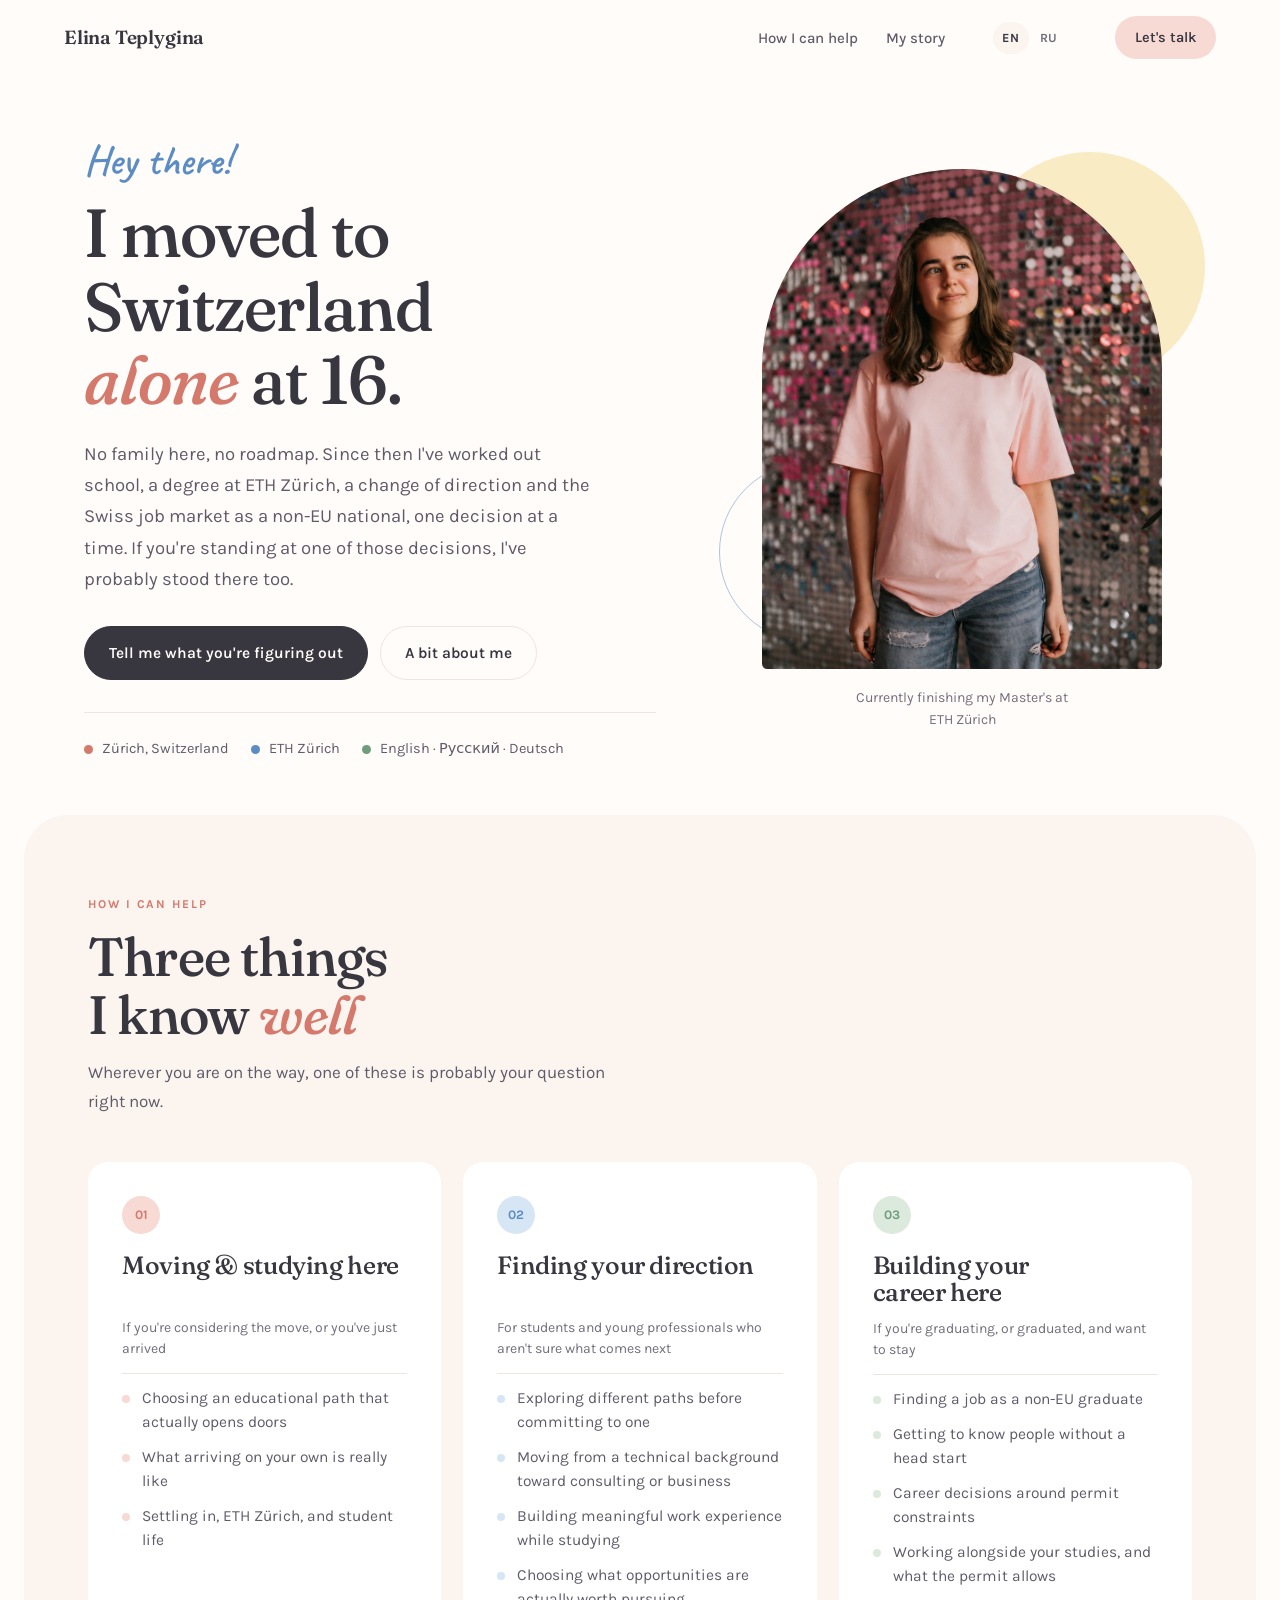
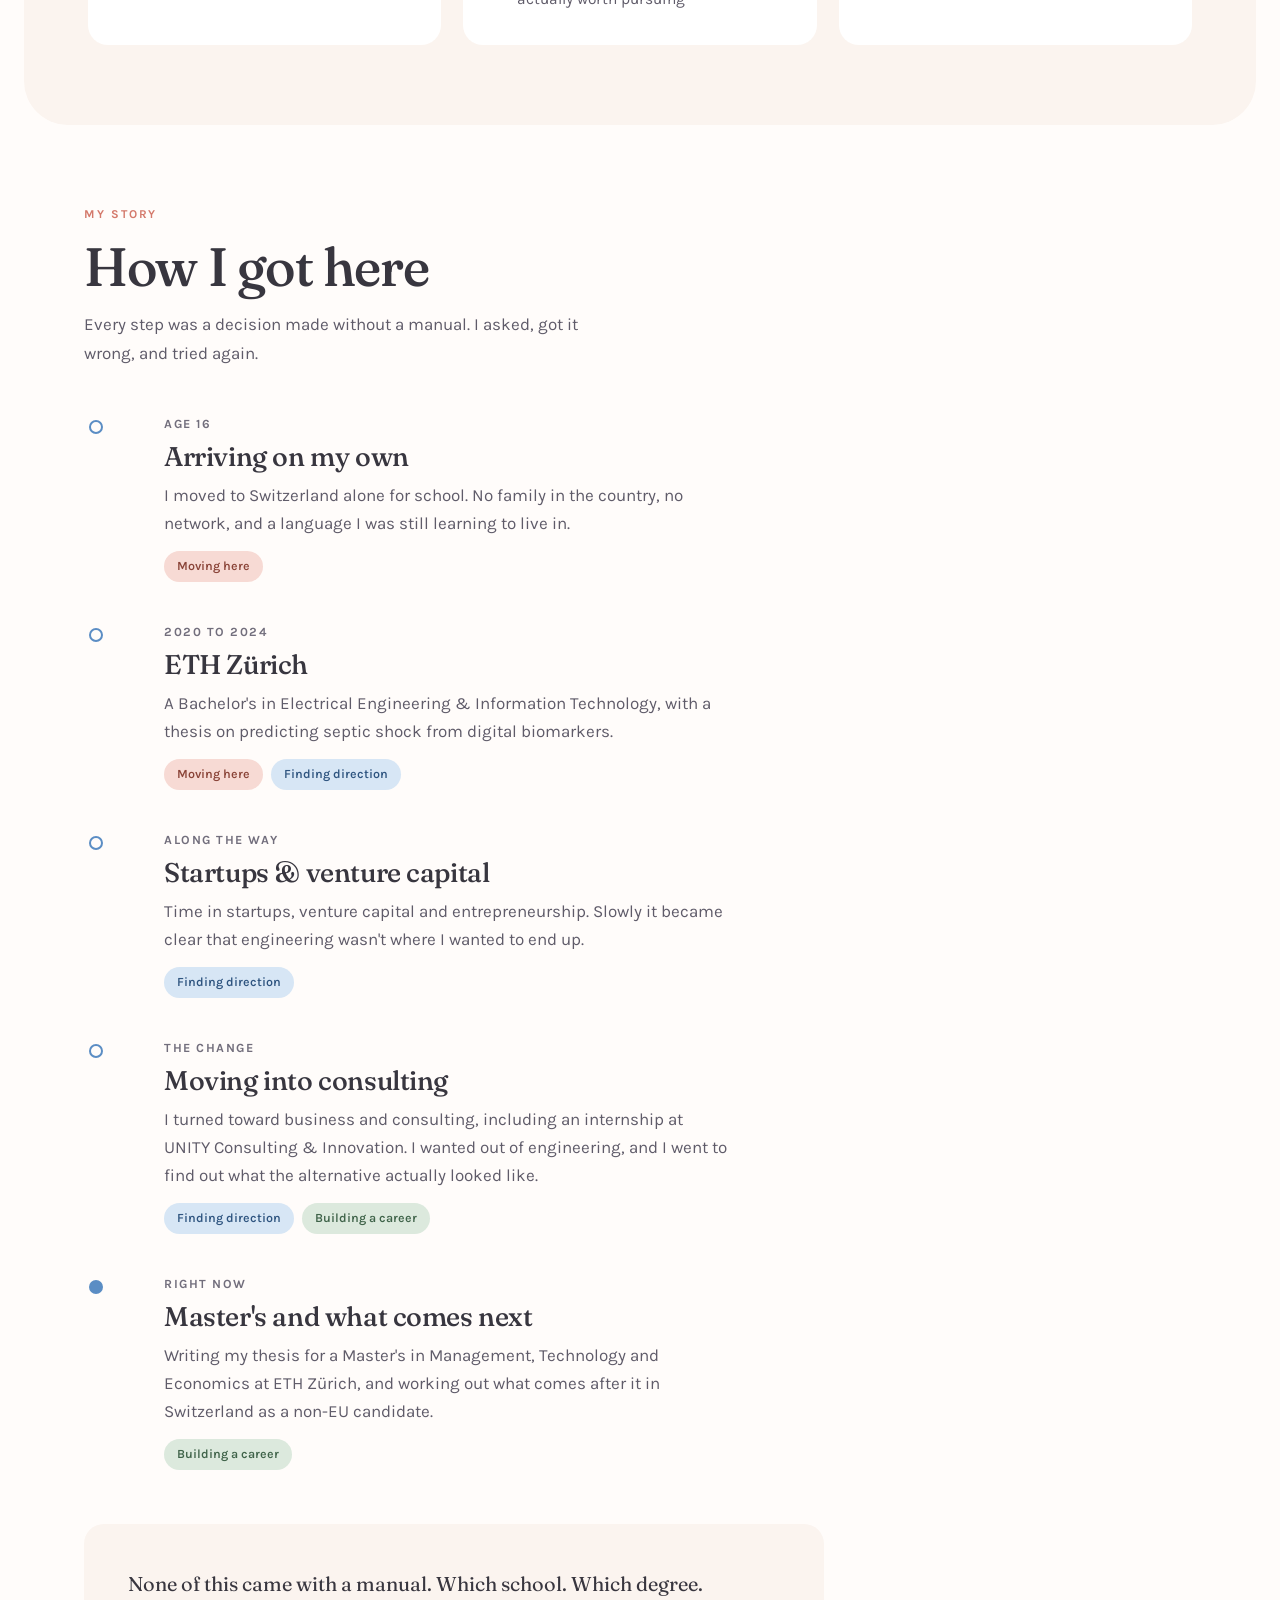
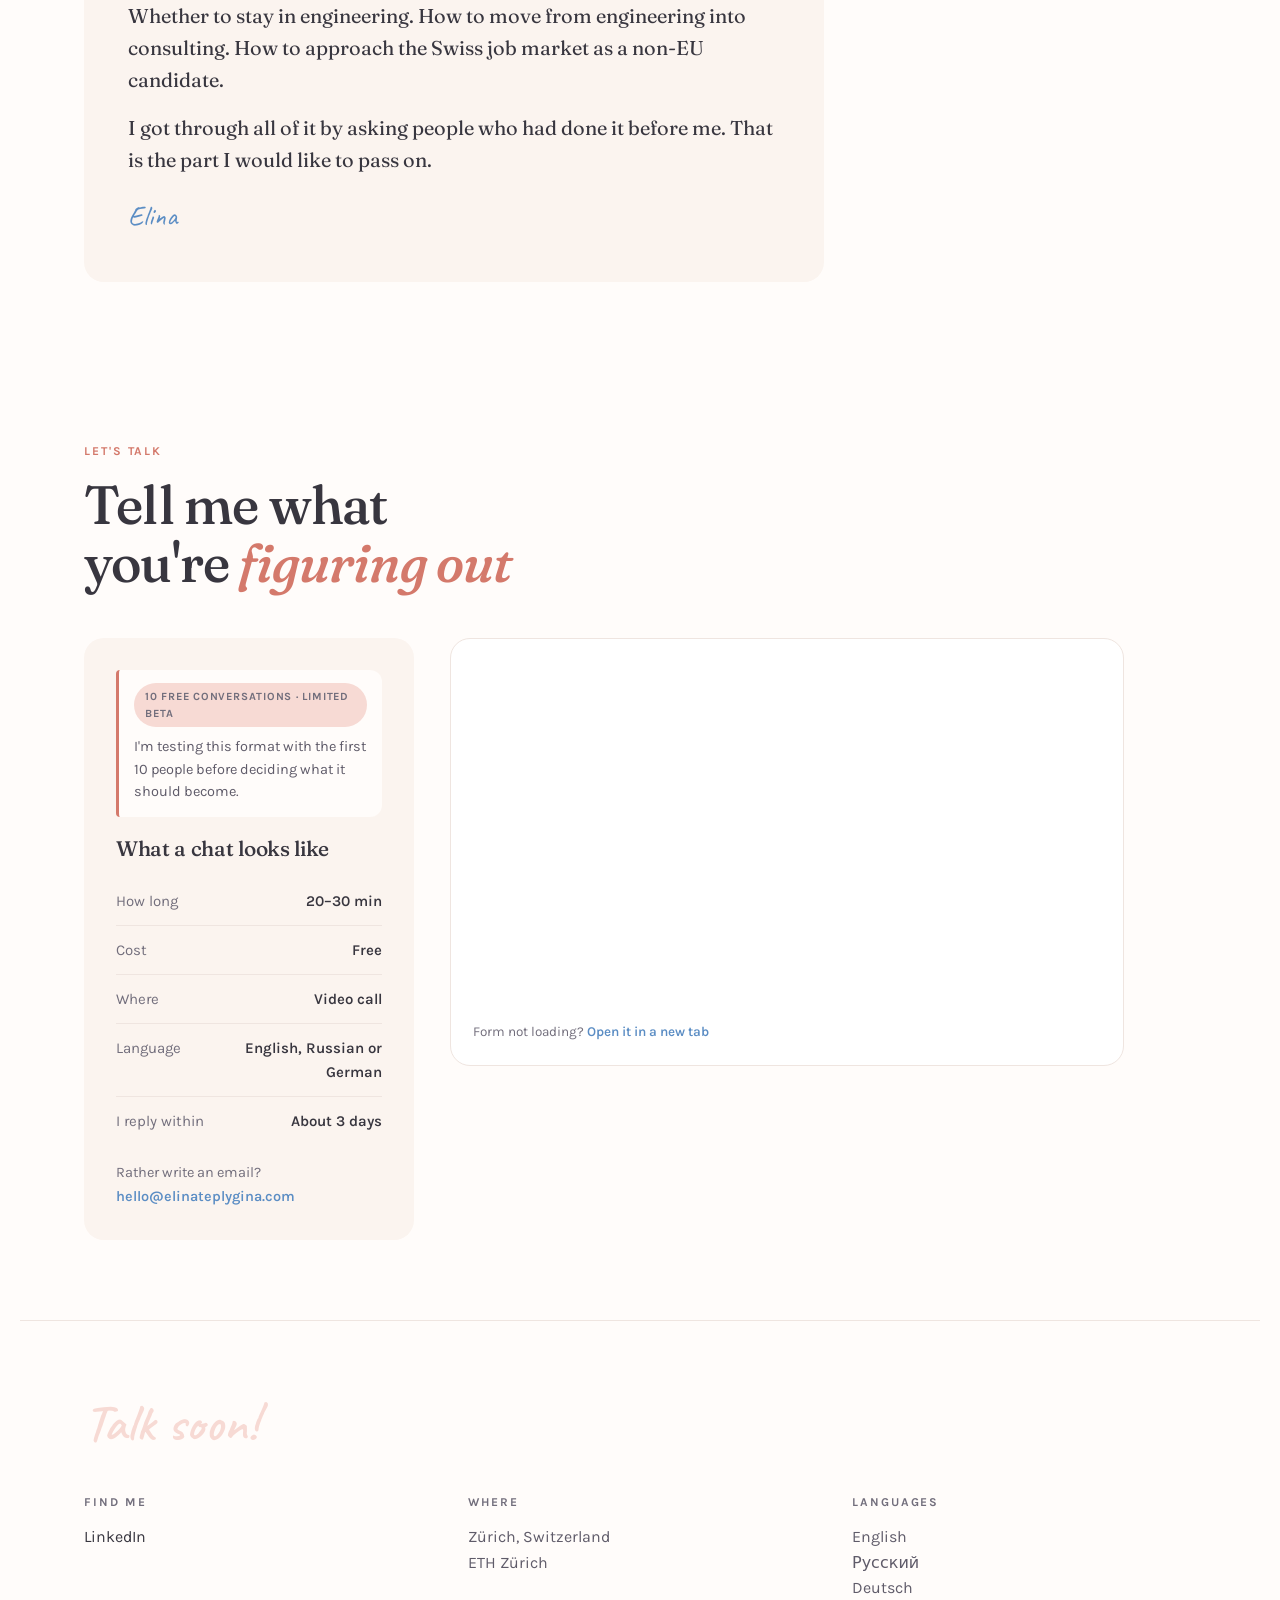
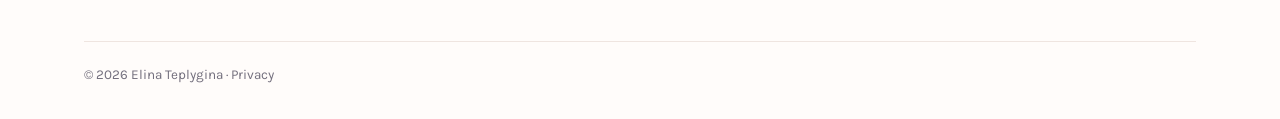
<file: index.html>
<!DOCTYPE html>
<html lang="en">
<head>
<meta charset="UTF-8">
<meta name="viewport" content="width=device-width, initial-scale=1.0">
<title>Elina Teplygina | Finding your way abroad</title>
<meta name="description" content="I moved to Switzerland alone at 16. I help international students and young professionals find their way in a new country: studying, choosing a direction, and building a career. English, Russian and German.">
<meta name="color-scheme" content="light">

<link rel="canonical" href="https://elinateplygina.com/">
<link rel="alternate" hreflang="en" href="https://elinateplygina.com/">
<link rel="alternate" hreflang="ru" href="https://elinateplygina.com/ru/">
<link rel="alternate" hreflang="x-default" href="https://elinateplygina.com/">

<meta property="og:title" content="Elina Teplygina | Finding your way abroad">
<meta property="og:description" content="I moved to Switzerland alone at 16. Now I help international students and young professionals find their way in a new country: studying, direction and career.">
<meta property="og:type" content="website">
<meta property="og:url" content="https://elinateplygina.com/">
<meta property="og:site_name" content="Elina Teplygina">
<meta property="og:image" content="https://elinateplygina.com/assets/og-image.jpg">
<meta property="og:image:width" content="1200">
<meta property="og:image:height" content="630">
<meta property="og:image:alt" content="Elina Teplygina: I moved to Switzerland alone at 16.">
<meta name="twitter:card" content="summary_large_image">
<meta name="twitter:image" content="https://elinateplygina.com/assets/og-image.jpg">

<link rel="preconnect" href="https://fonts.googleapis.com">
<link rel="preconnect" href="https://fonts.gstatic.com" crossorigin>
<link href="https://fonts.googleapis.com/css2?family=Fraunces:ital,opsz,wght@0,9..144,400;0,9..144,500;0,9..144,600;1,9..144,400&family=Karla:wght@400;500;600;700&family=Caveat:wght@500;600&display=swap" rel="stylesheet">

<link rel="icon" href="data:image/svg+xml,%3Csvg xmlns='http://www.w3.org/2000/svg' viewBox='0 0 32 32'%3E%3Crect width='32' height='32' rx='8' fill='%23f7dad4'/%3E%3Ccircle cx='16' cy='16' r='6' fill='none' stroke='%235b8dc4' stroke-width='3'/%3E%3C/svg%3E">
<script type="application/ld+json">
{
  "@context": "https://schema.org",
  "@type": "Person",
  "name": "Elina Teplygina",
  "url": "https://elinateplygina.com/",
  "image": "https://elinateplygina.com/assets/elina.jpg",
  "description": "Moved to Switzerland alone at 16. Mentors international students and young professionals finding their way in a new country: studying, choosing a direction, and building a career.",
  "jobTitle": "Master's student in Management, Technology and Economics, ETH Zürich",
  "alumniOf": {
    "@type": "CollegeOrUniversity",
    "name": "ETH Zürich"
  },
  "homeLocation": {
    "@type": "Place",
    "address": {
      "@type": "PostalAddress",
      "addressLocality": "Zürich",
      "addressCountry": "CH"
    }
  },
  "knowsLanguage": [
    {
      "@type": "Language",
      "name": "English",
      "alternateName": "en"
    },
    {
      "@type": "Language",
      "name": "Russian",
      "alternateName": "ru"
    },
    {
      "@type": "Language",
      "name": "German",
      "alternateName": "de"
    }
  ],
  "sameAs": [
    "https://www.linkedin.com/in/elina-teplygina/"
  ]
}
</script>
<link rel="stylesheet" href="assets/styles.css">
</head>
<body>

<a class="skip" href="#main">Skip to content</a>

<header class="nav" id="nav">
  <a class="nav__brand" href="#top">Elina&nbsp;Teplygina</a>
  <nav class="nav__links" aria-label="Sections">
    <a href="#help" data-nav>How I can help</a>
    <a href="#story" data-nav>My story</a>
  </nav>
  <div class="langsw">
    <a href="/" aria-current="page" lang="en">EN</a>
    <a href="/ru/" lang="ru" hreflang="ru">RU</a>
  </div>
  <a class="nav__cta" href="#talk">Let's talk</a>
</header>

<main id="main">
<a id="top"></a>

<!-- ─────────── HERO ─────────── -->
<section class="hero">
  <div class="hero__text reveal">
    <p class="script">Hey there!</p>
    <h1>I moved to Switzerland <em>alone</em> at&nbsp;16.</h1>
    <p class="lede">
      No family here, no roadmap. Since then I've worked out school, a degree
      at ETH Zürich, a change of direction and the Swiss job market as a non-EU national,
      one decision at a time. If you're standing at one of those decisions,
      I've probably stood there too.
    </p>
    <div class="hero__cta">
      <a class="btn" href="#talk">Tell me what you're figuring out</a>
      <a class="btn btn--soft" href="#story">A bit about me</a>
    </div>
    <ul class="pills">
      <li><span class="pills__dot pills__dot--rose" aria-hidden="true"></span>Zürich, Switzerland</li>
      <li><span class="pills__dot pills__dot--sky" aria-hidden="true"></span>ETH Zürich</li>
      <li><span class="pills__dot pills__dot--sage" aria-hidden="true"></span>English · Русский · Deutsch</li>
    </ul>
  </div>

  <div class="hero__photo reveal" style="--d:.12s">
    <span class="hero__blob" aria-hidden="true"></span>
    <span class="hero__ring" aria-hidden="true"></span>
    <div class="frame">
      <img src="assets/elina.jpg" alt="Elina Teplygina" id="portrait" width="900" height="1200">
      <span class="frame__ph" aria-hidden="true"><b>ET</b></span>
    </div>
    <p class="hero__note">Currently finishing my Master's at ETH&nbsp;Zürich</p>
  </div>
</section>

<!-- ─────────── STORY ─────────── -->
<section class="sec sec--tint" id="help">
  <header class="sec__head reveal">
    <p class="eyebrow">How I can help</p>
    <h2>Three things I know <em>well</em></h2>
    <p class="sec__note">Wherever you are on the way, one of these is probably your question right now.</p>
  </header>

  <div class="cards reveal">
    <article class="card card--rose">
      <span class="card__num" aria-hidden="true">01</span>
      <h3>Moving &amp; studying here</h3>
      <p class="card__who">If you're considering the move, or you've just arrived</p>
      <ul>
        <li>Choosing an educational path that actually opens doors</li>
        <li>What arriving on your own is really like</li>
        <li>Settling in, ETH Zürich, and student life</li>
      </ul>
    </article>

    <article class="card card--sky">
      <span class="card__num" aria-hidden="true">02</span>
      <h3>Finding your direction</h3>
      <p class="card__who">For students and young professionals who aren't sure what comes next</p>
      <ul>
        <li>Exploring different paths before committing to one</li>
        <li>Moving from a technical background toward consulting or business</li>
        <li>Building meaningful work experience while studying</li>
        <li>Choosing what opportunities are actually worth pursuing</li>
      </ul>
    </article>

    <article class="card card--sage">
      <span class="card__num" aria-hidden="true">03</span>
      <h3>Building your career here</h3>
      <p class="card__who">If you're graduating, or graduated, and want to stay</p>
      <ul>
        <li>Finding a job as a non-EU graduate</li>
        <li>Getting to know people without a head start</li>
        <li>Career decisions around permit constraints</li>
        <li>Working alongside your studies, and what the permit allows</li>
      </ul>
    </article>
  </div>

</section>

<section class="sec" id="story">
  <header class="sec__head reveal">
    <p class="eyebrow">My story</p>
    <h2>How I got here</h2>
    <p class="sec__note">Every step was a decision made without a manual. I asked, got it wrong, and tried again.</p>
  </header>

  <div class="route">
    <span class="route__line" aria-hidden="true"><i id="routeFill"></i></span>

    <ol class="stops">
      <li class="stop">
        <span class="stop__yr">Age 16</span>
        <h3>Arriving on my own</h3>
        <p>I moved to Switzerland alone for school. No family in the country, no network, and a language I was still learning to live in.</p>
        <p class="stop__tags"><span class="tag tag--rose">Moving here</span></p>
      </li>
      <li class="stop">
        <span class="stop__yr">2020 to 2024</span>
        <h3>ETH Zürich</h3>
        <p>A Bachelor's in Electrical Engineering &amp; Information Technology, with a thesis on predicting septic shock from digital biomarkers.</p>
        <p class="stop__tags"><span class="tag tag--rose">Moving here</span><span class="tag tag--sky">Finding direction</span></p>
      </li>
      <li class="stop">
        <span class="stop__yr">Along the way</span>
        <h3>Startups &amp; venture capital</h3>
        <p>Time in startups, venture capital and entrepreneurship. Slowly it became clear that engineering wasn't where I wanted to end up.</p>
        <p class="stop__tags"><span class="tag tag--sky">Finding direction</span></p>
      </li>
      <li class="stop">
        <span class="stop__yr">The change</span>
        <h3>Moving into consulting</h3>
        <p>I turned toward business and consulting, including an internship at UNITY Consulting &amp; Innovation. I wanted out of engineering, and I went to find out what the alternative actually looked like.</p>
        <p class="stop__tags"><span class="tag tag--sky">Finding direction</span><span class="tag tag--sage">Building a career</span></p>
      </li>
      <li class="stop stop--now">
        <span class="stop__yr">Right now</span>
        <h3>Master's and what comes next</h3>
        <p>Writing my thesis for a Master's in Management, Technology and Economics at ETH Zürich, and working out what comes after it in Switzerland as a non-EU candidate.</p>
        <p class="stop__tags"><span class="tag tag--sage">Building a career</span></p>
      </li>
    </ol>
  </div>

  <figure class="note reveal">
    <blockquote>
      <p>None of this came with a manual. Which school. Which degree. Whether to stay in engineering. How to move from engineering into consulting. How to approach the Swiss job market as a non-EU candidate.</p>
      <p>I got through all of it by asking people who had done it before me. That is the part I would like to pass on.</p>
    </blockquote>
    <figcaption>Elina</figcaption>
  </figure>
</section>

<!-- ─────────── HELP ─────────── -->

<!-- ─────────── CONTACT ─────────── -->
<section class="sec" id="talk">
  <header class="sec__head reveal">
    <p class="eyebrow">Let's talk</p>
    <h2>Tell me what you're <em>figuring out</em></h2>
  </header>

  <div class="talk reveal">
    <aside class="what">
      <!-- Beta counter: as spots fill, change the badge to e.g. "3 conversations left · limited beta" -->
      <p class="what__cap">
        <span class="what__badge">10 free conversations · limited beta</span>
        I'm testing this format with the first 10 people before deciding what it should become.
      </p>
      <h3>What a chat looks like</h3>
      <ul>
        <li><span>How long</span><b>20–30 min</b></li>
        <li><span>Cost</span><b>Free</b></li>
        <li><span>Where</span><b>Video call</b></li>
        <li><span>Language</span><b>English, Russian or German</b></li>
        <li><span>I reply within</span><b>About 3 days</b></li>
      </ul>
      <p class="what__mail">Rather write an email? <a href="mailto:hello@elinateplygina.com">hello@elinateplygina.com</a></p>
    </aside>

    <div class="formwrap">
      <iframe
        data-tally-src="https://tally.so/embed/xXWkVk?alignLeft=1&hideTitle=1&transparentBackground=1&dynamicHeight=1"
        loading="lazy"
        title="Tell me what you're figuring out"></iframe>
      <p class="formwrap__fb">Form not loading?
        <a href="https://tally.so/r/xXWkVk" target="_blank" rel="noopener">Open it in a new tab</a>
      </p>
    </div>
  </div>
</section>
</main>

<footer class="foot">
  <p class="foot__script">Talk soon!</p>
  <div class="foot__cols">
    <div>
      <span>Find me</span>
      <a href="https://www.linkedin.com/in/elina-teplygina/" target="_blank" rel="noopener">LinkedIn</a>
    </div>
    <div>
      <span>Where</span>
      <p>Zürich, Switzerland<br>ETH Zürich</p>
    </div>
    <div>
      <span>Languages</span>
      <p>English<br>Русский<br>Deutsch</p>
    </div>
  </div>
  <p class="foot__base">© <span id="yr">2026</span> Elina Teplygina · <a href="/privacy.html">Privacy</a></p>
</footer>

<script src="assets/main.js" defer></script>
<script>
(function(){
  var d=document,w="https://tally.so/widgets/embed.js";

  var v=function(){
    if(typeof Tally!=="undefined"){Tally.loadEmbeds();}
    else{
      d.querySelectorAll("iframe[data-tally-src]:not([src])").forEach(function(e){
        e.src=e.dataset.tallySrc;
      });
    }
  };
  if(typeof Tally!=="undefined"){v();}
  else if(d.querySelector('script[src="'+w+'"]')==null){
    var s=d.createElement("script");s.src=w;s.onload=v;s.onerror=v;d.body.appendChild(s);
  }
})();
</script>
</body>
</html>
</file>
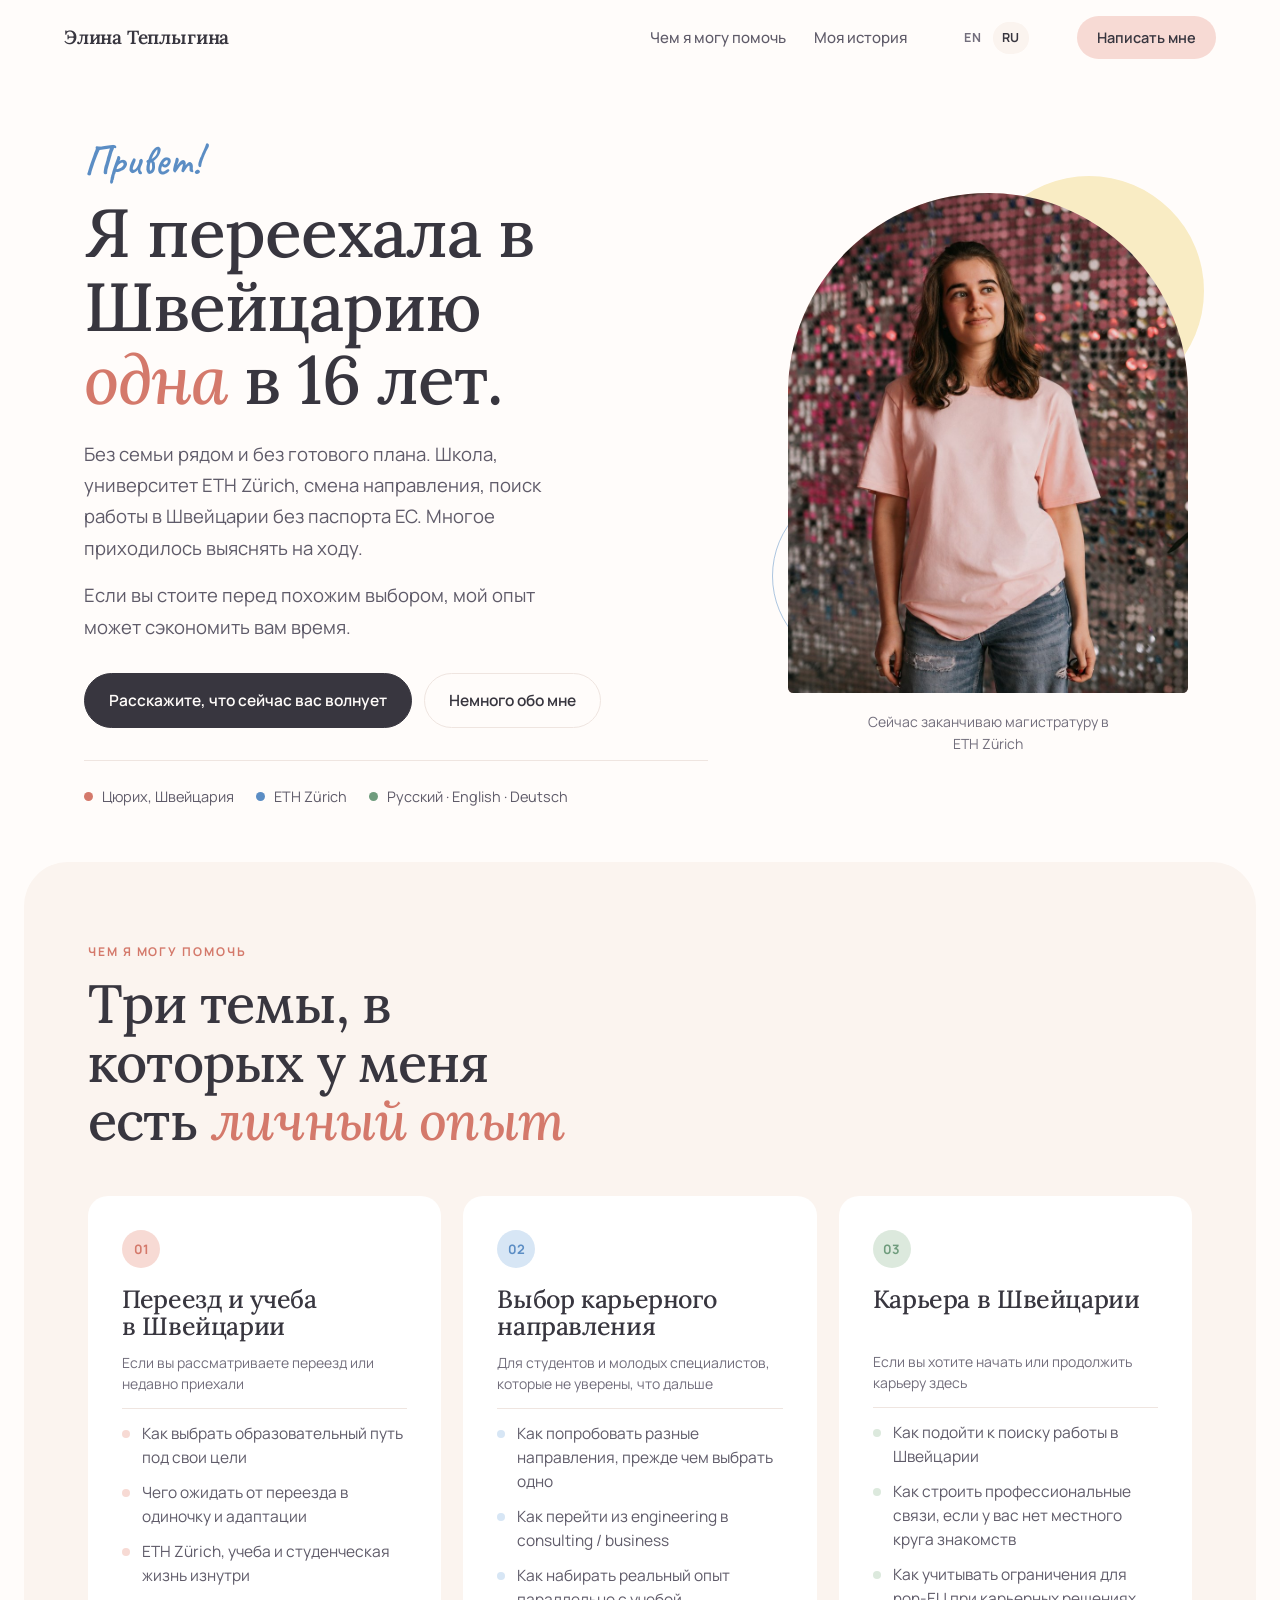
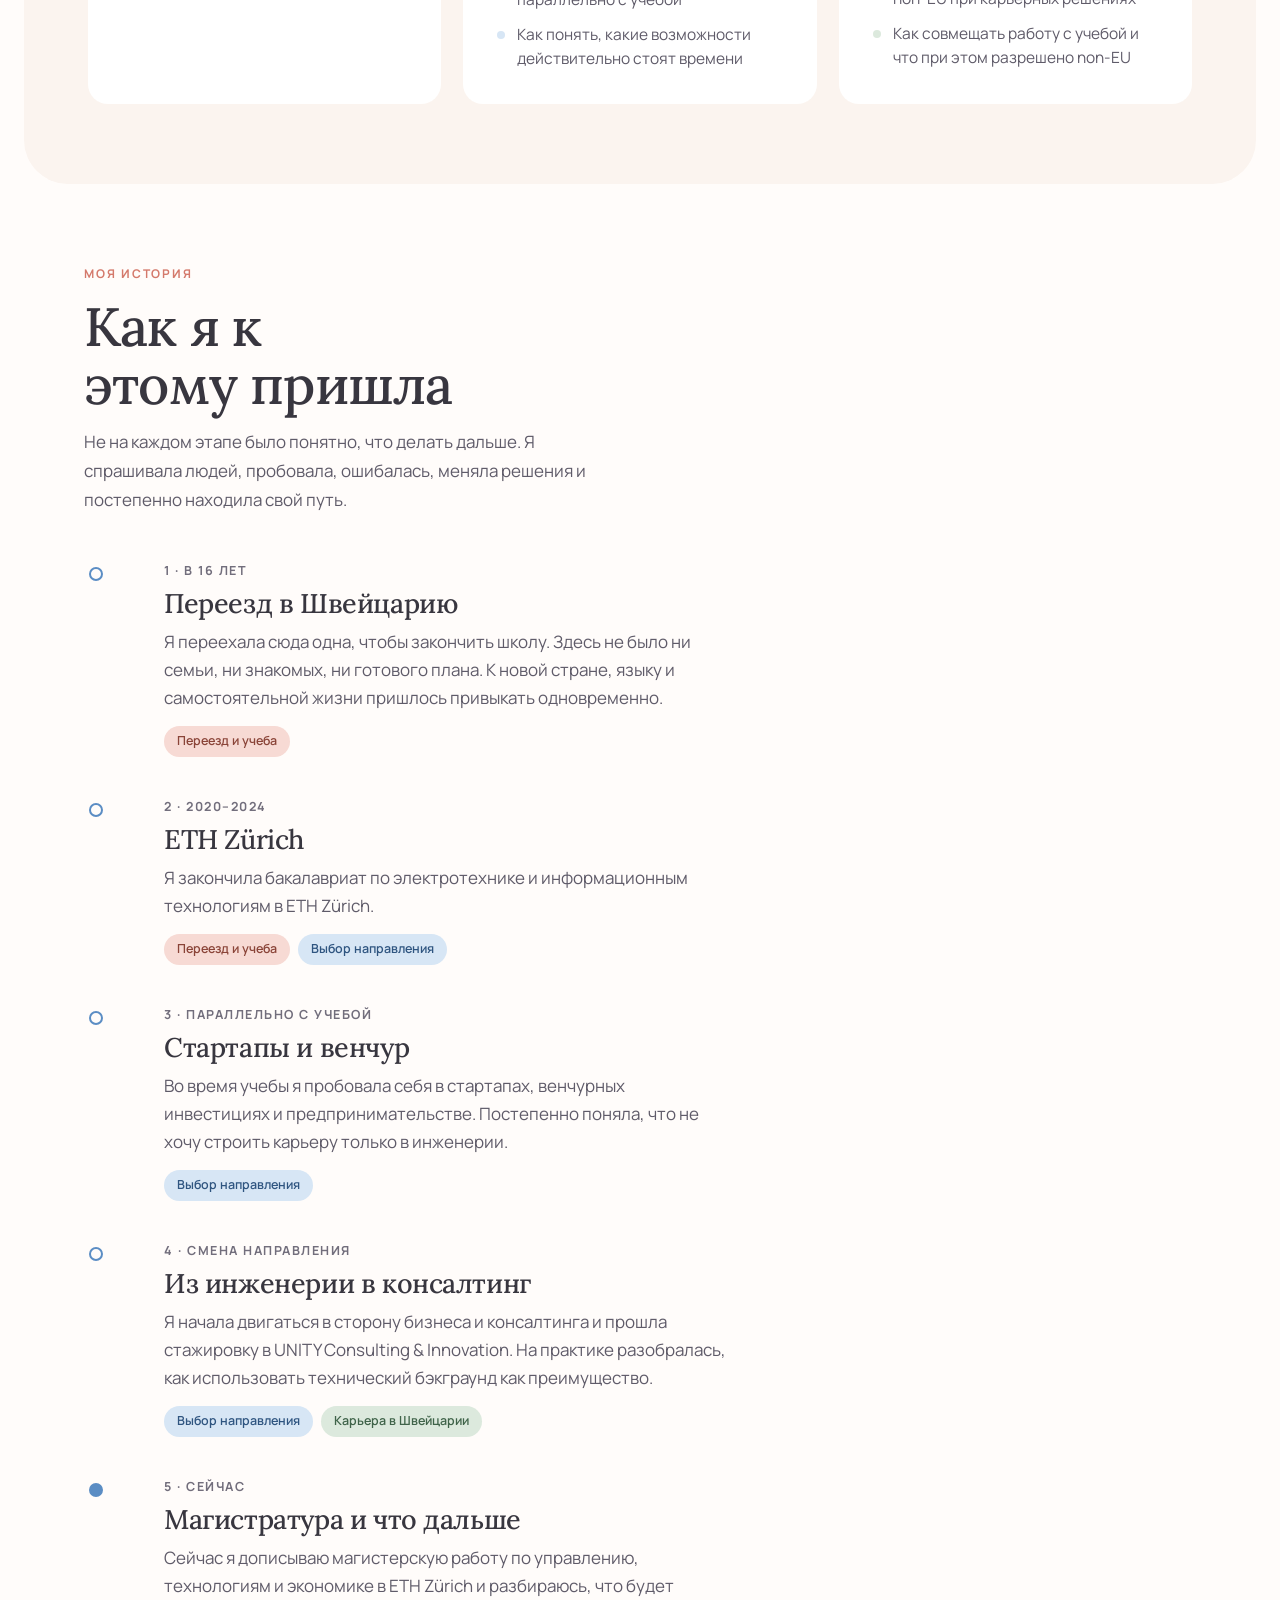
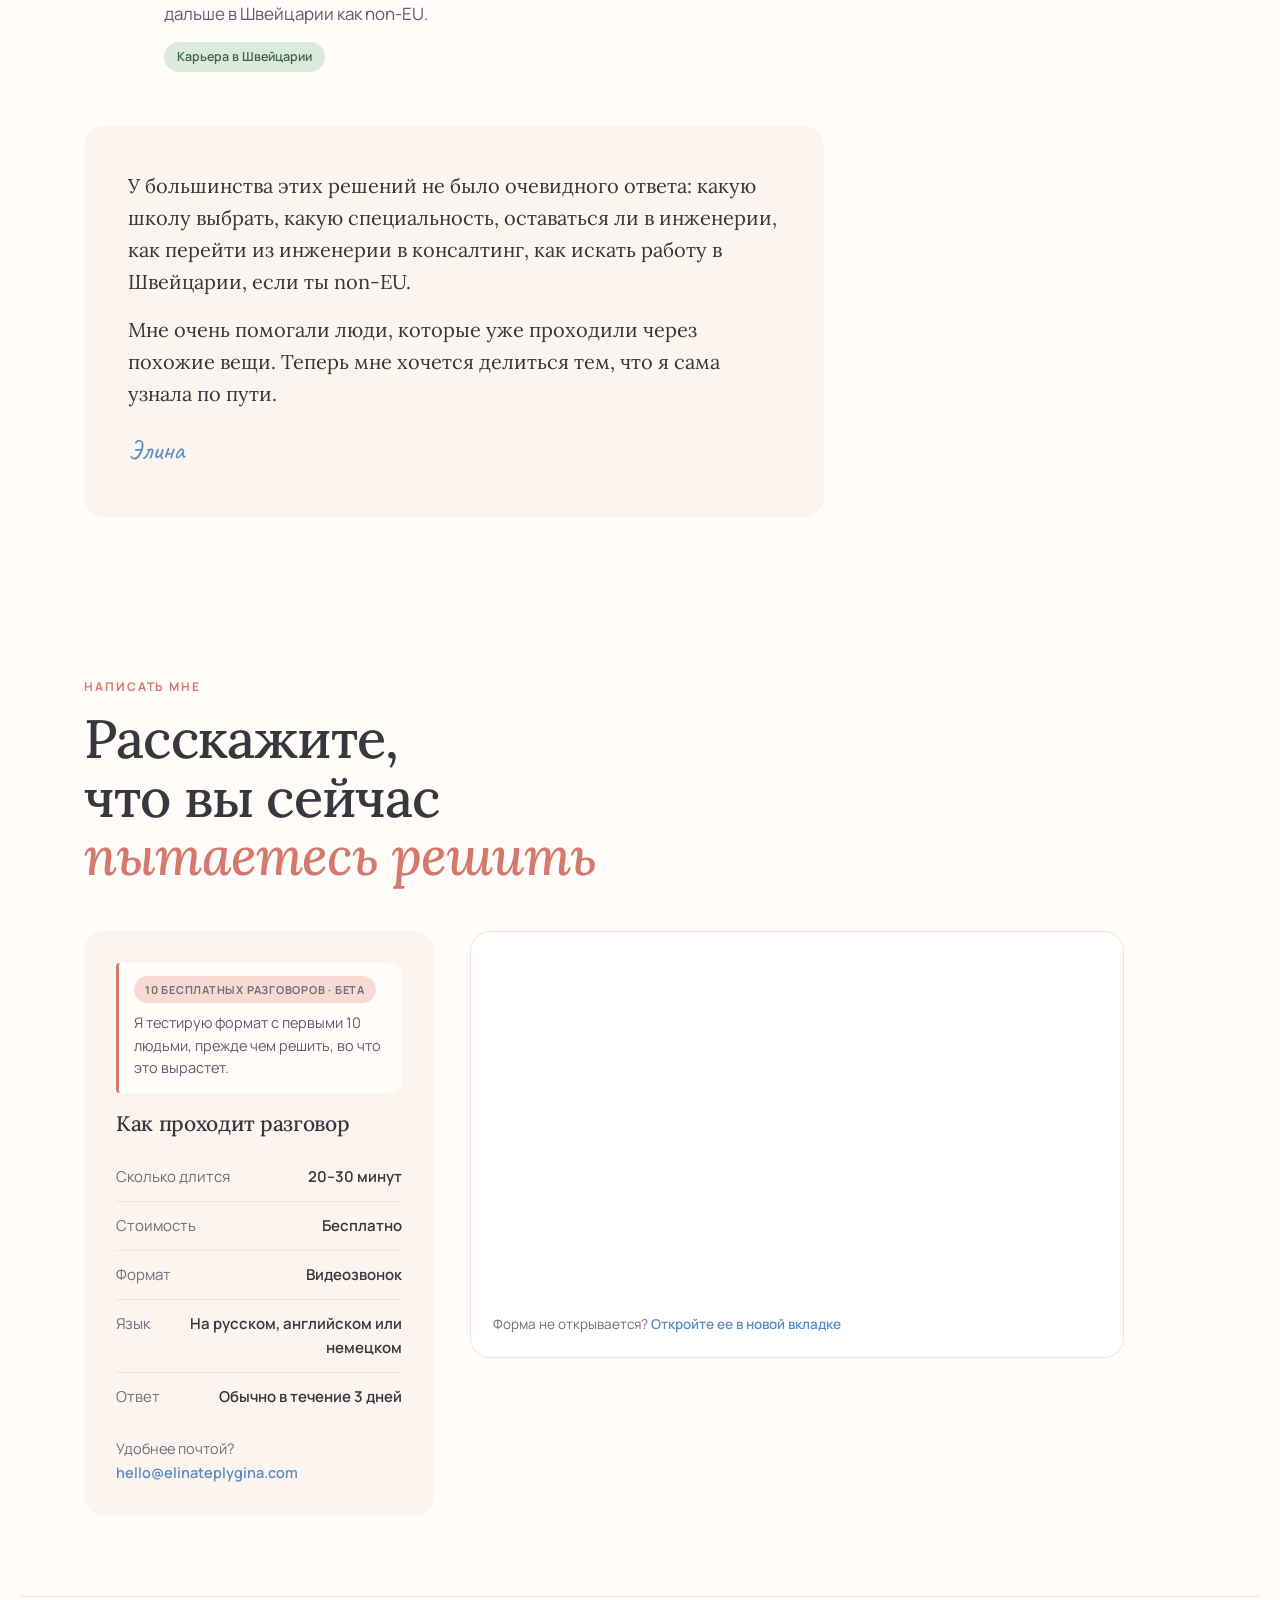
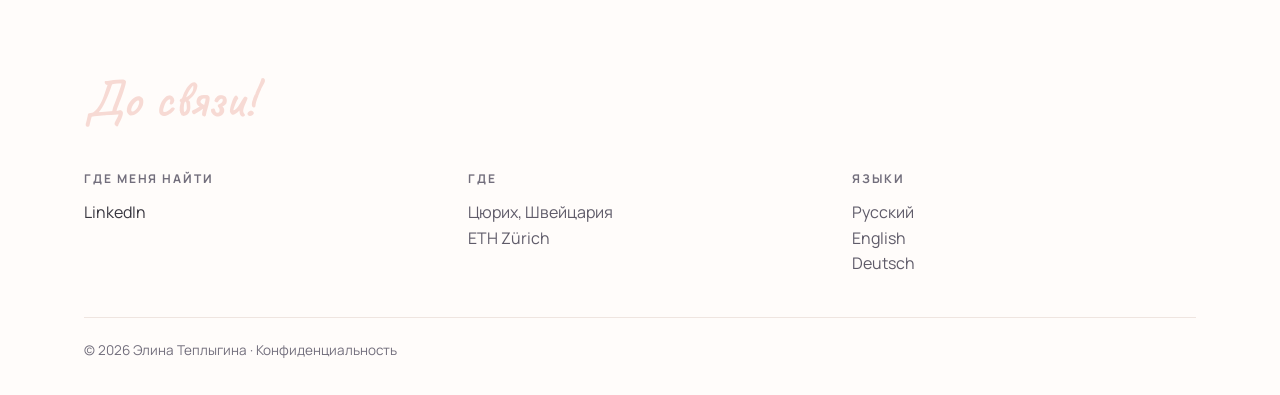
<file: ru/index.html>
<!DOCTYPE html>
<html lang="ru">
<head>
<meta charset="UTF-8">
<meta name="viewport" content="width=device-width, initial-scale=1.0">
<title>Элина Теплыгина | Как найти свой путь за границей</title>
<meta name="description" content="Я переехала в Швейцарию одна в 16 лет. Делюсь опытом переезда, учебы в ETH Zürich, смены карьерного направления и поиска работы в Швейцарии как non-EU. Русский, английский, немецкий.">
<meta name="color-scheme" content="light">

<link rel="canonical" href="https://elinateplygina.com/ru/">
<link rel="alternate" hreflang="en" href="https://elinateplygina.com/">
<link rel="alternate" hreflang="ru" href="https://elinateplygina.com/ru/">
<link rel="alternate" hreflang="x-default" href="https://elinateplygina.com/">

<meta property="og:title" content="Элина Теплыгина | Как найти свой путь за границей">
<meta property="og:description" content="Я переехала в Швейцарию одна в 16 лет. Делюсь опытом переезда, учебы в ETH Zürich, смены карьерного направления и поиска работы в Швейцарии как non-EU.">
<meta property="og:type" content="website">
<meta property="og:url" content="https://elinateplygina.com/ru/">
<meta property="og:site_name" content="Элина Теплыгина">
<meta property="og:locale" content="ru_RU">
<meta property="og:locale:alternate" content="en_GB">
<meta property="og:image" content="https://elinateplygina.com/assets/og-image-ru.jpg">
<meta property="og:image:width" content="1200">
<meta property="og:image:height" content="630">
<meta property="og:image:alt" content="Элина Теплыгина: я переехала в Швейцарию одна в 16 лет.">
<meta name="twitter:card" content="summary_large_image">
<meta name="twitter:image" content="https://elinateplygina.com/assets/og-image-ru.jpg">

<link rel="preconnect" href="https://fonts.googleapis.com">
<link rel="preconnect" href="https://fonts.gstatic.com" crossorigin>
<link href="https://fonts.googleapis.com/css2?family=Lora:ital,wght@0,400;0,500;0,600;1,400&family=Manrope:wght@400;500;600;700&family=Caveat:wght@500;600&display=swap" rel="stylesheet">

<link rel="icon" href="data:image/svg+xml,%3Csvg xmlns='http://www.w3.org/2000/svg' viewBox='0 0 32 32'%3E%3Crect width='32' height='32' rx='8' fill='%23f7dad4'/%3E%3Ccircle cx='16' cy='16' r='6' fill='none' stroke='%235b8dc4' stroke-width='3'/%3E%3C/svg%3E">
<script type="application/ld+json">
{
  "@context": "https://schema.org",
  "@type": "Person",
  "name": "Элина Теплыгина",
  "alternateName": "Elina Teplygina",
  "url": "https://elinateplygina.com/ru/",
  "image": "https://elinateplygina.com/assets/elina.jpg",
  "description": "Переехала в Швейцарию одна в 16 лет. Делится опытом переезда, учебы в ETH Zürich, смены карьерного направления и поиска работы в Швейцарии как non-EU.",
  "jobTitle": "Студентка магистратуры по управлению, технологиям и экономике, ETH Zürich",
  "alumniOf": {"@type": "CollegeOrUniversity", "name": "ETH Zürich"},
  "homeLocation": {
    "@type": "Place",
    "address": {"@type": "PostalAddress", "addressLocality": "Zürich", "addressCountry": "CH"}
  },
  "knowsLanguage": [
    {"@type": "Language", "name": "Russian", "alternateName": "ru"},
    {"@type": "Language", "name": "English", "alternateName": "en"},
    {"@type": "Language", "name": "German", "alternateName": "de"}
  ],
  "sameAs": ["https://www.linkedin.com/in/elina-teplygina/"]
}
</script>
<link rel="stylesheet" href="../assets/styles.css">
</head>
<body>

<a class="skip" href="#main">Перейти к содержанию</a>

<header class="nav" id="nav">
  <a class="nav__brand" href="#top">Элина&nbsp;Теплыгина</a>
  <nav class="nav__links" aria-label="Разделы">
    <a href="#help" data-nav>Чем я могу помочь</a>
    <a href="#story" data-nav>Моя история</a>
  </nav>
  <div class="langsw">
    <a href="/" lang="en" hreflang="en">EN</a>
    <a href="/ru/" aria-current="page" lang="ru">RU</a>
  </div>
  <a class="nav__cta" href="#talk">Написать мне</a>
</header>

<main id="main">
<a id="top"></a>

<section class="hero">
  <div class="hero__text reveal">
    <p class="script">Привет!</p>
    <h1>Я переехала в Швейцарию <em>одна</em> в&nbsp;16&nbsp;лет.</h1>
    <p class="lede">
      Без семьи рядом и без готового плана. Школа, университет ETH Zürich,
      смена направления, поиск работы в Швейцарии без паспорта ЕС.
      Многое приходилось выяснять на ходу.
    </p>
    <p class="lede lede--next">
      Если вы стоите перед похожим выбором, мой опыт может сэкономить вам время.
    </p>
    <div class="hero__cta">
      <a class="btn" href="#talk">Расскажите, что сейчас вас волнует</a>
      <a class="btn btn--soft" href="#story">Немного обо мне</a>
    </div>
    <ul class="pills">
      <li><span class="pills__dot pills__dot--rose" aria-hidden="true"></span>Цюрих, Швейцария</li>
      <li><span class="pills__dot pills__dot--sky" aria-hidden="true"></span>ETH Zürich</li>
      <li><span class="pills__dot pills__dot--sage" aria-hidden="true"></span>Русский · English · Deutsch</li>
    </ul>
  </div>

  <div class="hero__photo reveal" style="--d:.12s">
    <span class="hero__blob" aria-hidden="true"></span>
    <span class="hero__ring" aria-hidden="true"></span>
    <div class="frame">
      <img src="../assets/elina.jpg" alt="Элина Теплыгина" id="portrait" width="900" height="1200">
      <span class="frame__ph" aria-hidden="true"><b>ЭТ</b></span>
    </div>
    <p class="hero__note">Сейчас заканчиваю магистратуру в ETH&nbsp;Zürich</p>
  </div>
</section>

<section class="sec sec--tint" id="help">
  <header class="sec__head reveal">
    <p class="eyebrow">Чем я могу помочь</p>
    <h2>Три темы, в которых у меня есть <em>личный опыт</em></h2>
  </header>

  <div class="cards reveal">
    <article class="card card--rose">
      <span class="card__num" aria-hidden="true">01</span>
      <h3>Переезд и учеба в Швейцарии</h3>
      <p class="card__who">Если вы рассматриваете переезд или недавно приехали</p>
      <ul>
        <li>Как выбрать образовательный путь под свои цели</li>
        <li>Чего ожидать от переезда в одиночку и адаптации</li>
        <li>ETH Zürich, учеба и студенческая жизнь изнутри</li>
      </ul>
    </article>

    <article class="card card--sky">
      <span class="card__num" aria-hidden="true">02</span>
      <h3>Выбор карьерного направления</h3>
      <p class="card__who">Для студентов и молодых специалистов, которые не уверены, что дальше</p>
      <ul>
        <li>Как попробовать разные направления, прежде чем выбрать одно</li>
        <li>Как перейти из engineering в consulting / business</li>
        <li>Как набирать реальный опыт параллельно с учебой</li>
        <li>Как понять, какие возможности действительно стоят времени</li>
      </ul>
    </article>

    <article class="card card--sage">
      <span class="card__num" aria-hidden="true">03</span>
      <h3>Карьера в Швейцарии</h3>
      <p class="card__who">Если вы хотите начать или продолжить карьеру здесь</p>
      <ul>
        <li>Как подойти к поиску работы в Швейцарии</li>
        <li>Как строить профессиональные связи, если у вас нет местного круга знакомств</li>
        <li>Как учитывать ограничения для non-EU при карьерных решениях</li>
        <li>Как совмещать работу с учебой и что при этом разрешено non-EU</li>
      </ul>
    </article>
  </div>
</section>

<section class="sec" id="story">
  <header class="sec__head reveal">
    <p class="eyebrow">Моя история</p>
    <h2>Как я к этому пришла</h2>
    <p class="sec__note">Не на каждом этапе было понятно, что делать дальше. Я спрашивала людей, пробовала, ошибалась, меняла решения и постепенно находила свой путь.</p>
  </header>

  <div class="route">
    <span class="route__line" aria-hidden="true"><i id="routeFill"></i></span>

    <ol class="stops">
      <li class="stop">
        <span class="stop__yr">1 · В 16 лет</span>
        <h3>Переезд в Швейцарию</h3>
        <p>Я переехала сюда одна, чтобы закончить школу. Здесь не было ни семьи, ни знакомых, ни готового плана. К новой стране, языку и самостоятельной жизни пришлось привыкать одновременно.</p>
        <p class="stop__tags"><span class="tag tag--rose">Переезд и учеба</span></p>
      </li>
      <li class="stop">
        <span class="stop__yr">2 · 2020–2024</span>
        <h3>ETH Zürich</h3>
        <p>Я закончила бакалавриат по электротехнике и информационным технологиям в ETH Zürich.</p>
        <p class="stop__tags"><span class="tag tag--rose">Переезд и учеба</span><span class="tag tag--sky">Выбор направления</span></p>
      </li>
      <li class="stop">
        <span class="stop__yr">3 · Параллельно с учебой</span>
        <h3>Стартапы и венчур</h3>
        <p>Во время учебы я пробовала себя в стартапах, венчурных инвестициях и предпринимательстве. Постепенно поняла, что не хочу строить карьеру только в инженерии.</p>
        <p class="stop__tags"><span class="tag tag--sky">Выбор направления</span></p>
      </li>
      <li class="stop">
        <span class="stop__yr">4 · Смена направления</span>
        <h3>Из инженерии в консалтинг</h3>
        <p>Я начала двигаться в сторону бизнеса и консалтинга и прошла стажировку в UNITY Consulting &amp; Innovation. На практике разобралась, как использовать технический бэкграунд как преимущество.</p>
        <p class="stop__tags"><span class="tag tag--sky">Выбор направления</span><span class="tag tag--sage">Карьера в Швейцарии</span></p>
      </li>
      <li class="stop stop--now">
        <span class="stop__yr">5 · Сейчас</span>
        <h3>Магистратура и что дальше</h3>
        <p>Сейчас я дописываю магистерскую работу по управлению, технологиям и экономике в ETH Zürich и разбираюсь, что будет дальше в Швейцарии как non-EU.</p>
        <p class="stop__tags"><span class="tag tag--sage">Карьера в Швейцарии</span></p>
      </li>
    </ol>
  </div>

  <figure class="note reveal">
    <blockquote>
      <p>У большинства этих решений не было очевидного ответа: какую школу выбрать, какую специальность, оставаться ли в инженерии, как перейти из инженерии в консалтинг, как искать работу в Швейцарии, если ты non-EU.</p>
      <p>Мне очень помогали люди, которые уже проходили через похожие вещи. Теперь мне хочется делиться тем, что я сама узнала по пути.</p>
    </blockquote>
    <figcaption>Элина</figcaption>
  </figure>
</section>


<section class="sec" id="talk">
  <header class="sec__head reveal">
    <p class="eyebrow">Написать мне</p>
    <h2>Расскажите, что вы сейчас <em>пытаетесь решить</em></h2>
  </header>

  <div class="talk reveal">
    <aside class="what">
      <!-- Beta counter: as spots fill, change the badge to e.g. "осталось 3 · бета" -->
      <p class="what__cap">
        <span class="what__badge">10 бесплатных разговоров · бета</span>
        Я тестирую формат с первыми 10 людьми, прежде чем решить, во что это вырастет.
      </p>
      <h3>Как проходит разговор</h3>
      <ul>
        <li><span>Сколько длится</span><b>20–30 минут</b></li>
        <li><span>Стоимость</span><b>Бесплатно</b></li>
        <li><span>Формат</span><b>Видеозвонок</b></li>
        <li><span>Язык</span><b>На русском, английском или немецком</b></li>
        <li><span>Ответ</span><b>Обычно в течение 3 дней</b></li>
      </ul>
      <p class="what__mail">Удобнее почтой? <a href="mailto:hello@elinateplygina.com">hello@elinateplygina.com</a></p>
    </aside>

    <div class="formwrap">
      <iframe
        data-tally-src="https://tally.so/embed/A7gMDe?alignLeft=1&hideTitle=1&transparentBackground=1&dynamicHeight=1"
        loading="lazy"
        title="Расскажите, с чем вы разбираетесь"></iframe>
      <p class="formwrap__fb">Форма не открывается?
        <a href="https://tally.so/r/A7gMDe" target="_blank" rel="noopener">Откройте ее в новой вкладке</a>
      </p>
    </div>
  </div>
</section>
</main>

<footer class="foot">
  <p class="foot__script">До связи!</p>
  <div class="foot__cols">
    <div>
      <span>Где меня найти</span>
      <a href="https://www.linkedin.com/in/elina-teplygina/" target="_blank" rel="noopener">LinkedIn</a>
    </div>
    <div>
      <span>Где</span>
      <p>Цюрих, Швейцария<br>ETH Zürich</p>
    </div>
    <div>
      <span>Языки</span>
      <p>Русский<br>English<br>Deutsch</p>
    </div>
  </div>
  <p class="foot__base">© <span id="yr">2026</span> Элина Теплыгина · <a href="/ru/privacy.html">Конфиденциальность</a></p>
</footer>

<script src="../assets/main.js" defer></script>
<script>
(function(){
  var d=document,w="https://tally.so/widgets/embed.js";
  var v=function(){
    if(typeof Tally!=="undefined"){Tally.loadEmbeds();}
    else{
      d.querySelectorAll("iframe[data-tally-src]:not([src])").forEach(function(e){
        e.src=e.dataset.tallySrc;
      });
    }
  };
  if(typeof Tally!=="undefined"){v();}
  else if(d.querySelector('script[src="'+w+'"]')==null){
    var s=d.createElement("script");s.src=w;s.onload=v;s.onerror=v;d.body.appendChild(s);
  }
})();
</script>
</body>
</html>
</file>
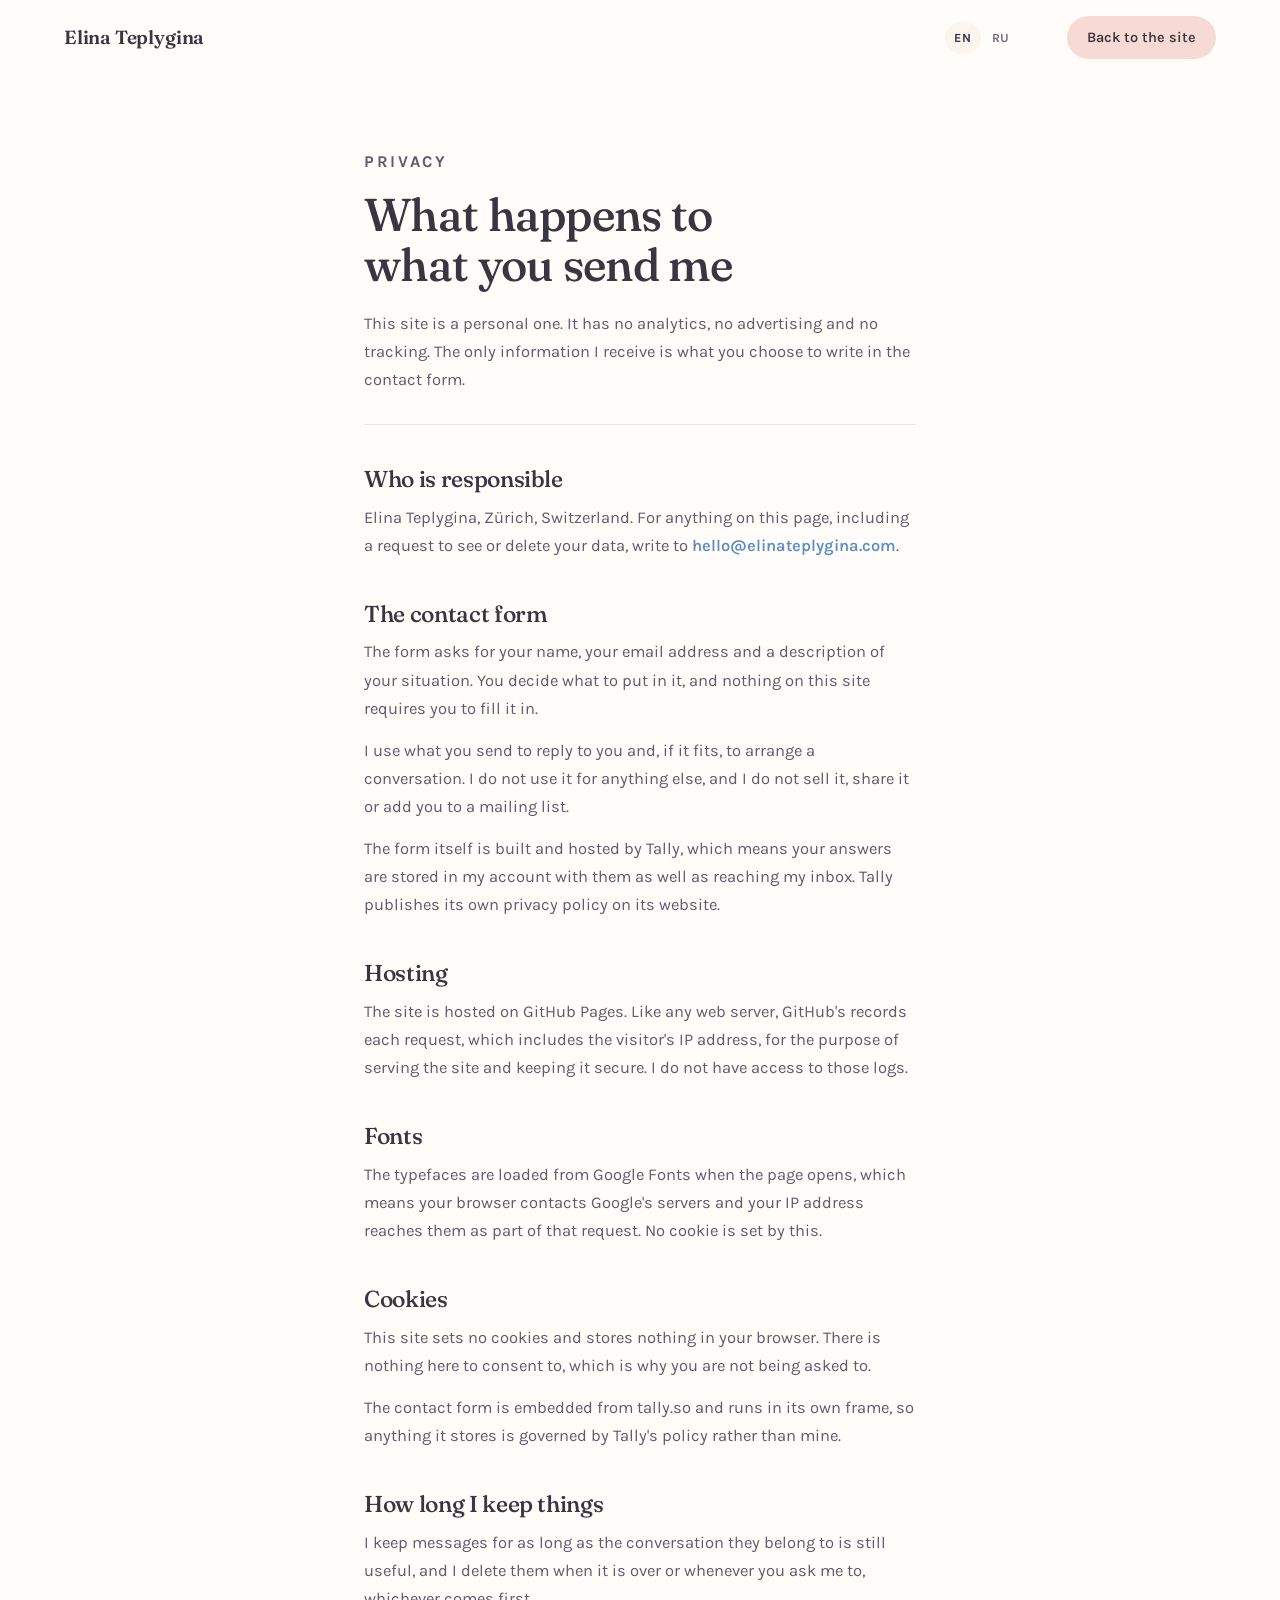
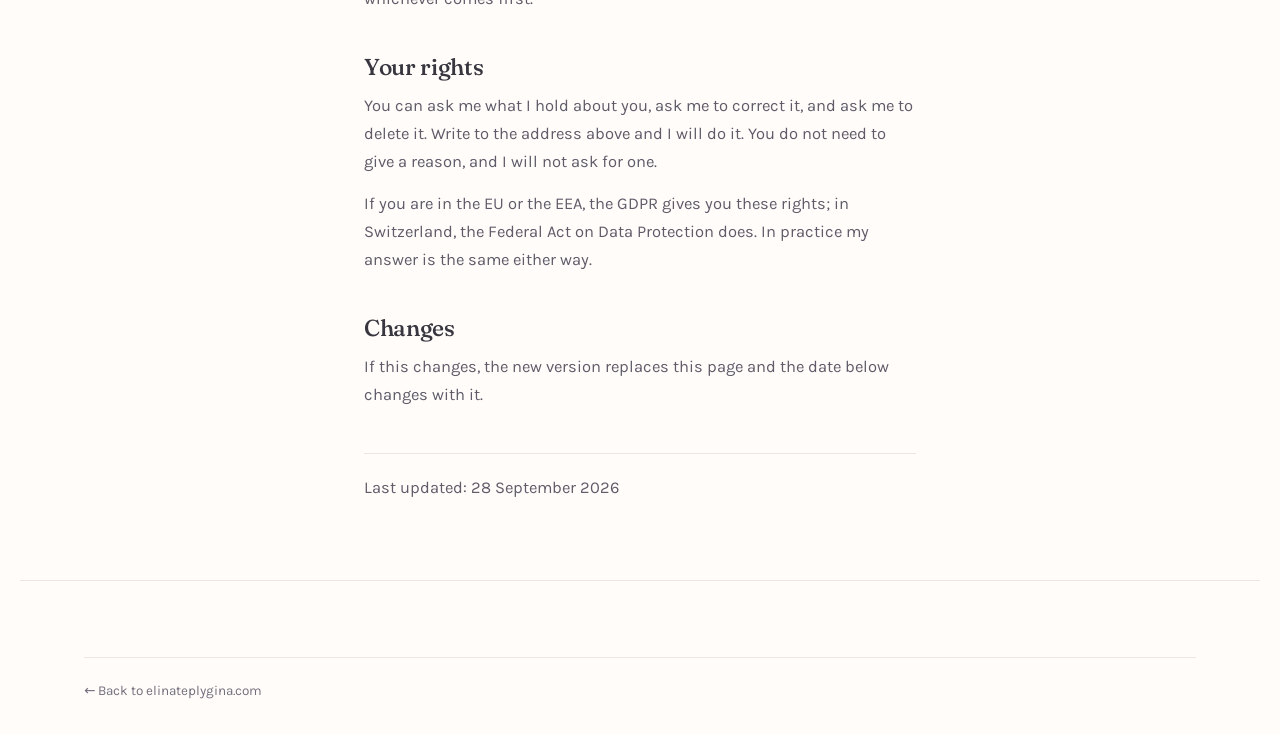
<file: privacy.html>
<!DOCTYPE html>
<html lang="en">
<head>
<meta charset="UTF-8">
<meta name="viewport" content="width=device-width, initial-scale=1.0">
<title>Privacy | Elina Teplygina</title>
<meta name="description" content="What happens to the information you send through elinateplygina.com.">
<meta name="robots" content="index, follow">
<meta name="color-scheme" content="light">
<link rel="canonical" href="https://elinateplygina.com/privacy.html">
<link rel="alternate" hreflang="en" href="https://elinateplygina.com/privacy.html">
<link rel="alternate" hreflang="ru" href="https://elinateplygina.com/ru/privacy.html">
<link rel="preconnect" href="https://fonts.googleapis.com">
<link rel="preconnect" href="https://fonts.gstatic.com" crossorigin>
<link href="https://fonts.googleapis.com/css2?family=Fraunces:ital,opsz,wght@0,9..144,400;0,9..144,500;0,9..144,600;1,9..144,400&family=Karla:wght@400;500;600;700&display=swap" rel="stylesheet">
<link rel="icon" href="data:image/svg+xml,%3Csvg xmlns='http://www.w3.org/2000/svg' viewBox='0 0 32 32'%3E%3Crect width='32' height='32' rx='8' fill='%23f7dad4'/%3E%3Ccircle cx='16' cy='16' r='6' fill='none' stroke='%235b8dc4' stroke-width='3'/%3E%3C/svg%3E">
<link rel="stylesheet" href="assets/styles.css">
</head>
<body>

<header class="nav nav--legal">
  <a class="nav__brand" href="/">Elina&nbsp;Teplygina</a>
  <div class="langsw">
    <a href="/privacy.html" aria-current="page" lang="en">EN</a>
    <a href="/ru/privacy.html" lang="ru" hreflang="ru">RU</a>
  </div>
  <a class="nav__cta" href="/">Back to the site</a>
</header>

<main class="legal">
  <p class="eyebrow">Privacy</p>
  <h1>What happens to what you send me</h1>
  <p class="legal__lede">This site is a personal one. It has no analytics, no advertising and no tracking. The only information I receive is what you choose to write in the contact form.</p>

  <h2>Who is responsible</h2>
  <p>Elina Teplygina, Zürich, Switzerland. For anything on this page, including a request to see or delete your data, write to <a href="mailto:hello@elinateplygina.com">hello@elinateplygina.com</a>.</p>

  <h2>The contact form</h2>
  <p>The form asks for your name, your email address and a description of your situation. You decide what to put in it, and nothing on this site requires you to fill it in.</p>
  <p>I use what you send to reply to you and, if it fits, to arrange a conversation. I do not use it for anything else, and I do not sell it, share it or add you to a mailing list.</p>
  <p>The form itself is built and hosted by Tally, which means your answers are stored in my account with them as well as reaching my inbox. Tally publishes its own privacy policy on its website.</p>

  <h2>Hosting</h2>
  <p>The site is hosted on GitHub Pages. Like any web server, GitHub's records each request, which includes the visitor's IP address, for the purpose of serving the site and keeping it secure. I do not have access to those logs.</p>

  <h2>Fonts</h2>
  <p>The typefaces are loaded from Google Fonts when the page opens, which means your browser contacts Google's servers and your IP address reaches them as part of that request. No cookie is set by this.</p>

  <h2>Cookies</h2>
  <p>This site sets no cookies and stores nothing in your browser. There is nothing here to consent to, which is why you are not being asked to.</p>
  <p>The contact form is embedded from tally.so and runs in its own frame, so anything it stores is governed by Tally's policy rather than mine.</p>

  <h2>How long I keep things</h2>
  <p>I keep messages for as long as the conversation they belong to is still useful, and I delete them when it is over or whenever you ask me to, whichever comes first.</p>

  <h2>Your rights</h2>
  <p>You can ask me what I hold about you, ask me to correct it, and ask me to delete it. Write to the address above and I will do it. You do not need to give a reason, and I will not ask for one.</p>
  <p>If you are in the EU or the EEA, the GDPR gives you these rights; in Switzerland, the Federal Act on Data Protection does. In practice my answer is the same either way.</p>

  <h2>Changes</h2>
  <p>If this changes, the new version replaces this page and the date below changes with it.</p>

  <p class="legal__date">Last updated: <time datetime="2026-09-28">28 September 2026</time></p>
</main>

<footer class="foot">
  <p class="foot__base"><a href="/">← Back to elinateplygina.com</a></p>
</footer>
</body>
</html>
</file>
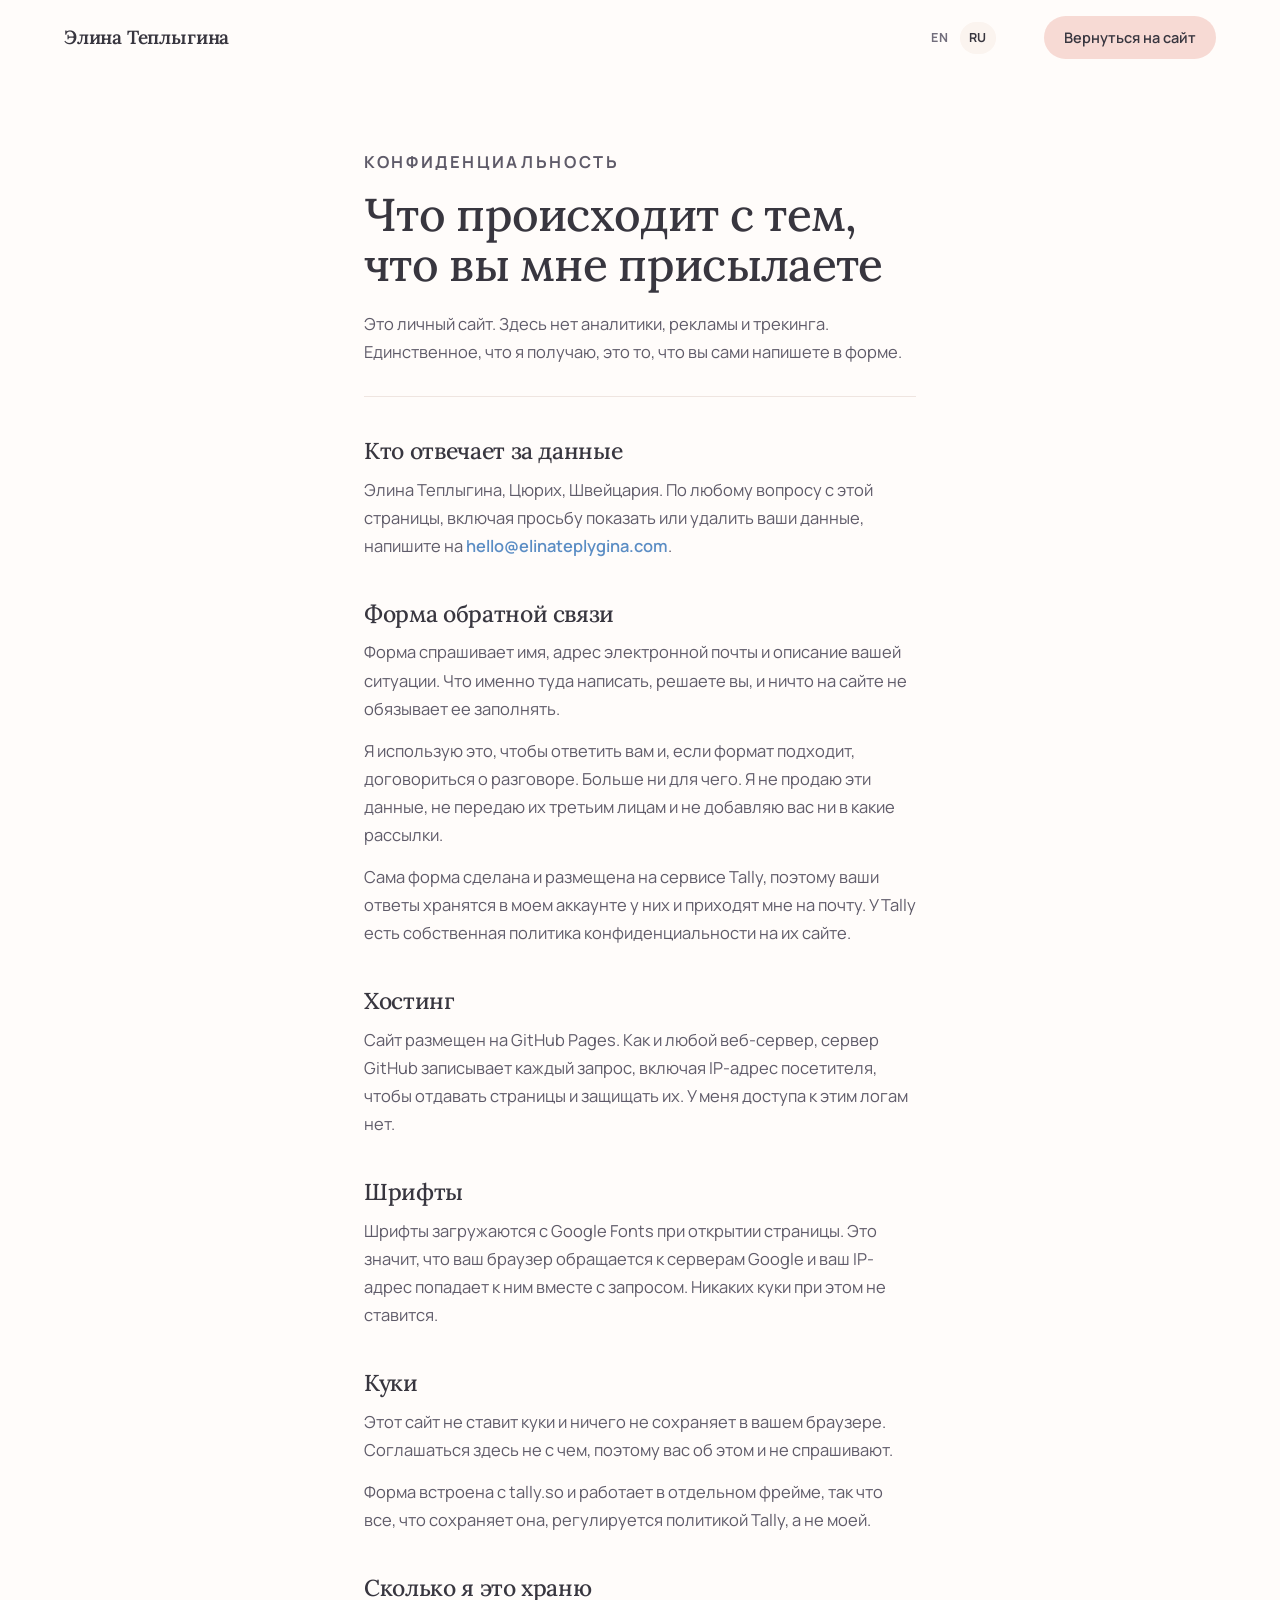
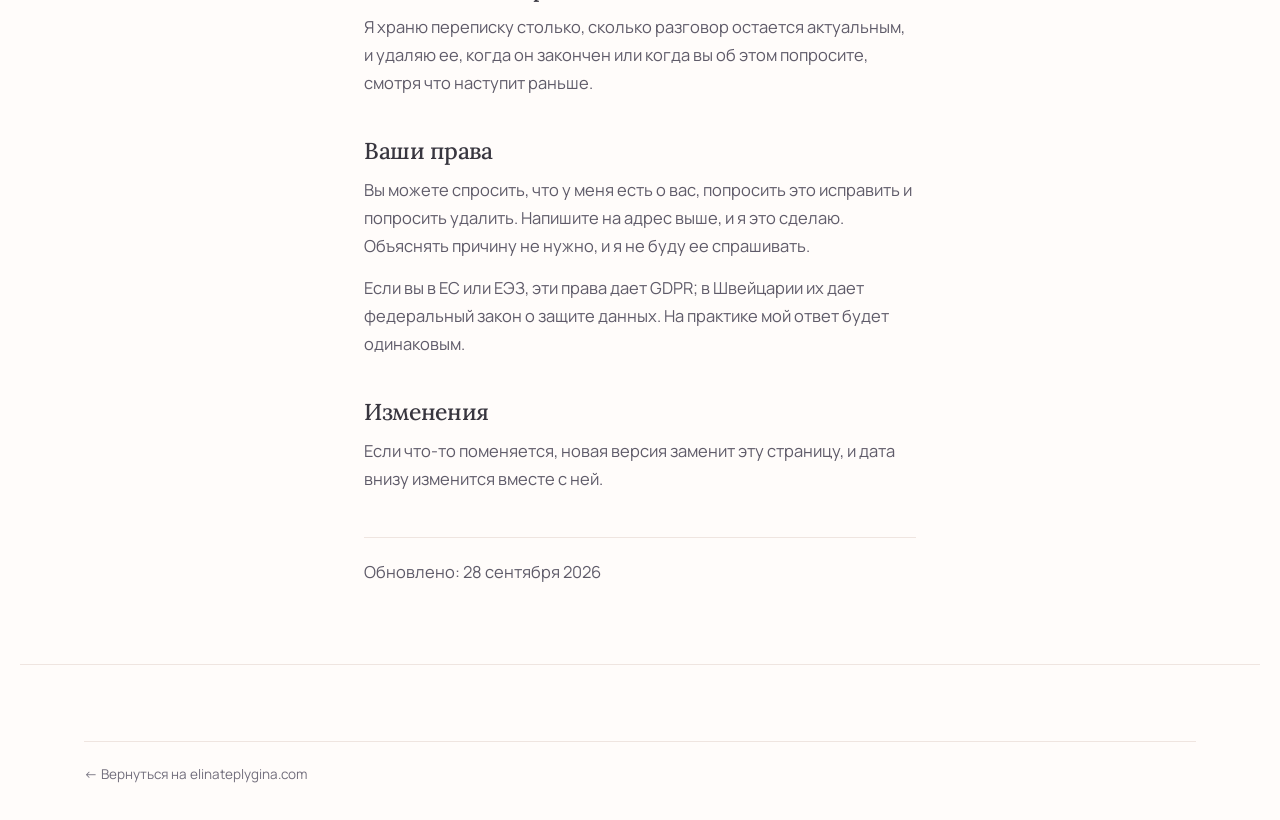
<file: ru/privacy.html>
<!DOCTYPE html>
<html lang="ru">
<head>
<meta charset="UTF-8">
<meta name="viewport" content="width=device-width, initial-scale=1.0">
<title>Конфиденциальность | Элина Теплыгина</title>
<meta name="description" content="Что происходит с тем, что вы отправляете через elinateplygina.com.">
<meta name="robots" content="index, follow">
<meta name="color-scheme" content="light">
<link rel="canonical" href="https://elinateplygina.com/ru/privacy.html">
<link rel="alternate" hreflang="en" href="https://elinateplygina.com/privacy.html">
<link rel="alternate" hreflang="ru" href="https://elinateplygina.com/ru/privacy.html">
<link rel="preconnect" href="https://fonts.googleapis.com">
<link rel="preconnect" href="https://fonts.gstatic.com" crossorigin>
<link href="https://fonts.googleapis.com/css2?family=Lora:ital,wght@0,400;0,500;0,600;1,400&family=Manrope:wght@400;500;600;700&display=swap" rel="stylesheet">
<link rel="icon" href="data:image/svg+xml,%3Csvg xmlns='http://www.w3.org/2000/svg' viewBox='0 0 32 32'%3E%3Crect width='32' height='32' rx='8' fill='%23f7dad4'/%3E%3Ccircle cx='16' cy='16' r='6' fill='none' stroke='%235b8dc4' stroke-width='3'/%3E%3C/svg%3E">
<link rel="stylesheet" href="../assets/styles.css">
</head>
<body>

<header class="nav nav--legal">
  <a class="nav__brand" href="/ru/">Элина&nbsp;Теплыгина</a>
  <div class="langsw">
    <a href="/privacy.html" lang="en" hreflang="en">EN</a>
    <a href="/ru/privacy.html" aria-current="page" lang="ru">RU</a>
  </div>
  <a class="nav__cta" href="/ru/">Вернуться на сайт</a>
</header>

<main class="legal">
  <p class="eyebrow">Конфиденциальность</p>
  <h1>Что происходит с тем, что вы мне присылаете</h1>
  <p class="legal__lede">Это личный сайт. Здесь нет аналитики, рекламы и трекинга. Единственное, что я получаю, это то, что вы сами напишете в форме.</p>

  <h2>Кто отвечает за данные</h2>
  <p>Элина Теплыгина, Цюрих, Швейцария. По любому вопросу с этой страницы, включая просьбу показать или удалить ваши данные, напишите на <a href="mailto:hello@elinateplygina.com">hello@elinateplygina.com</a>.</p>

  <h2>Форма обратной связи</h2>
  <p>Форма спрашивает имя, адрес электронной почты и описание вашей ситуации. Что именно туда написать, решаете вы, и ничто на сайте не обязывает ее заполнять.</p>
  <p>Я использую это, чтобы ответить вам и, если формат подходит, договориться о разговоре. Больше ни для чего. Я не продаю эти данные, не передаю их третьим лицам и не добавляю вас ни в какие рассылки.</p>
  <p>Сама форма сделана и размещена на сервисе Tally, поэтому ваши ответы хранятся в моем аккаунте у них и приходят мне на почту. У Tally есть собственная политика конфиденциальности на их сайте.</p>

  <h2>Хостинг</h2>
  <p>Сайт размещен на GitHub Pages. Как и любой веб-сервер, сервер GitHub записывает каждый запрос, включая IP-адрес посетителя, чтобы отдавать страницы и защищать их. У меня доступа к этим логам нет.</p>

  <h2>Шрифты</h2>
  <p>Шрифты загружаются с Google Fonts при открытии страницы. Это значит, что ваш браузер обращается к серверам Google и ваш IP-адрес попадает к ним вместе с запросом. Никаких куки при этом не ставится.</p>

  <h2>Куки</h2>
  <p>Этот сайт не ставит куки и ничего не сохраняет в вашем браузере. Соглашаться здесь не с чем, поэтому вас об этом и не спрашивают.</p>
  <p>Форма встроена с tally.so и работает в отдельном фрейме, так что все, что сохраняет она, регулируется политикой Tally, а не моей.</p>

  <h2>Сколько я это храню</h2>
  <p>Я храню переписку столько, сколько разговор остается актуальным, и удаляю ее, когда он закончен или когда вы об этом попросите, смотря что наступит раньше.</p>

  <h2>Ваши права</h2>
  <p>Вы можете спросить, что у меня есть о вас, попросить это исправить и попросить удалить. Напишите на адрес выше, и я это сделаю. Объяснять причину не нужно, и я не буду ее спрашивать.</p>
  <p>Если вы в ЕС или ЕЭЗ, эти права дает GDPR; в Швейцарии их дает федеральный закон о защите данных. На практике мой ответ будет одинаковым.</p>

  <h2>Изменения</h2>
  <p>Если что-то поменяется, новая версия заменит эту страницу, и дата внизу изменится вместе с ней.</p>

  <p class="legal__date">Обновлено: <time datetime="2026-09-28">28 сентября 2026</time></p>
</main>

<footer class="foot">
  <p class="foot__base"><a href="/ru/">← Вернуться на elinateplygina.com</a></p>
</footer>
</body>
</html>
</file>
<file: assets/styles.css>
/* ═══════════════════════════════════════════════════════════
   Elina Teplygina — personal site
   Warm, light, single-theme. Palette drawn from blush pink,
   cornflower blue and soft butter; neutrals biased warm.
   ═══════════════════════════════════════════════════════════ */

:root{
  /* grounds */
  --paper:#fffcfa;
  --cream:#fbf4ef;
  --card:#ffffff;

  /* soft fields */
  --blush:#f7dad4;
  --sky:#d7e6f5;
  --sky-line:#a9c8e8;
  --sage:#dcE9dd;
  --butter:#f9ecc4;

  /* accents (readable on paper) */
  --rose:#d4796b;
  --blue:#5b8dc4;
  --green:#6f9c7d;

  /* ink — warm plum-grey, never pure black */
  --ink:#38363f;
  --ink-2:#5f5b69;
  --ink-3:#726e7c;
  --line:#efe5e0;

  --display:'Fraunces',Georgia,'Times New Roman',serif;
  --ui:'Karla',system-ui,-apple-system,'Segoe UI',sans-serif;
  --hand:'Caveat','Segoe Script',cursive;

  --pad:clamp(20px,5vw,72px);
  --max:1240px;
  --ease:cubic-bezier(.22,1,.36,1);
  --r:20px;
}

html[lang="ru"]{
  --display:'Lora',Georgia,serif;
  --ui:'Manrope',system-ui,-apple-system,'Segoe UI',sans-serif;
}
/* Russian labels run longer, so the text column gets a little more room
   to keep the two hero buttons on one line at desktop widths. */
@media(min-width:901px){
  html[lang="ru"] .hero{grid-template-columns:minmax(0,1.2fr) minmax(0,.8fr);}
  /* Russian label/value pairs are longer, so the side panel needs more room
     than the English one before the values start wrapping three lines deep. */
  html[lang="ru"] .talk{grid-template-columns:minmax(0,350px) minmax(0,1fr);}
}

*,*::before,*::after{box-sizing:border-box;}

html{scroll-behavior:smooth;-webkit-text-size-adjust:100%;}

body{
  margin:0;
  background:var(--paper);
  color:var(--ink);
  font-family:var(--ui);
  font-size:17px;
  line-height:1.6;
  overflow-x:hidden;
  -webkit-font-smoothing:antialiased;
}

h1,h2,h3{
  font-family:var(--display);
  font-weight:500;
  font-variation-settings:'SOFT' 30,'WONK' 1;
  letter-spacing:-.015em;
  line-height:1.08;
  margin:0;
  text-wrap:balance;
}
p{margin:0;}
ul,ol{margin:0;padding:0;list-style:none;}
img{max-width:100%;display:block;}
a{color:inherit;text-decoration:none;}

::selection{background:var(--blush);color:var(--ink);}

:focus-visible{
  outline:2.5px solid var(--blue);
  outline-offset:3px;
  border-radius:6px;
}

.skip{
  position:fixed;top:-100px;left:16px;z-index:99;
  background:var(--blue);color:#fff;padding:12px 20px;border-radius:8px;
  font-weight:600;font-size:14px;
}
.skip:focus{top:16px;}

/* ── Shared bits ─────────────────────────────────────────── */
.eyebrow{
  font-size:12px;font-weight:700;letter-spacing:.16em;
  text-transform:uppercase;color:var(--rose);
}
.script{
  font-family:var(--hand);font-weight:600;
  font-size:clamp(30px,3.6vw,42px);line-height:1;
  color:var(--blue);
}

.btn{
  display:inline-block;
  font-family:var(--ui);font-weight:600;font-size:15.5px;
  background:var(--ink);color:var(--paper);
  padding:14px 24px;border-radius:100px;
  border:1.5px solid var(--ink);
  transition:background .3s var(--ease),color .3s var(--ease),
             border-color .3s var(--ease),transform .3s var(--ease);
}
.btn:hover{
  background:var(--blue);border-color:var(--blue);color:#fff;
  transform:translateY(-2px);
}
.btn--soft{
  background:transparent;color:var(--ink);border-color:var(--line);
}
.btn--soft:hover{
  background:var(--blush);border-color:var(--blush);color:var(--ink);
}

/* ── Nav ─────────────────────────────────────────────────── */
.nav{
  position:sticky;top:0;z-index:50;
  display:flex;align-items:center;gap:clamp(16px,4vw,48px);
  padding:16px var(--pad);
  background:color-mix(in srgb,var(--paper) 88%,transparent);
  backdrop-filter:blur(12px);
  -webkit-backdrop-filter:blur(12px);
  border-bottom:1px solid transparent;
  transition:border-color .35s var(--ease);
}
.nav.stuck{border-bottom-color:var(--line);}
.nav__brand{
  font-family:var(--display);font-size:19px;font-weight:600;
  letter-spacing:-.01em;
  flex:0 1 auto;min-width:0;
  overflow:hidden;text-overflow:ellipsis;white-space:nowrap;
}
.nav__links{display:flex;gap:28px;margin-left:auto;}
.nav__links a{
  font-size:15px;font-weight:500;color:var(--ink-2);
  padding:4px 0;position:relative;transition:color .25s;
}
.nav__links a::after{
  content:"";position:absolute;left:0;bottom:0;height:2px;width:0;
  background:var(--blush);border-radius:2px;
  transition:width .35s var(--ease);
}
.nav__links a:hover,.nav__links a.on{color:var(--ink);}
.nav__links a:hover::after,.nav__links a.on::after{width:100%;}

.langsw{
  display:flex;align-items:center;gap:2px;
  font-size:12.5px;font-weight:700;letter-spacing:.06em;
}
.langsw a{
  padding:6px 9px;border-radius:100px;color:var(--ink-3);
  transition:color .25s var(--ease),background .25s var(--ease);
}
.langsw a:hover{color:var(--ink);}
.langsw a[aria-current]{color:var(--ink);background:var(--cream);}

.nav__cta{
  font-size:14.5px;font-weight:600;
  padding:10px 20px;border-radius:100px;
  background:var(--blush);color:var(--ink);
  transition:background .3s var(--ease);
}
.nav__cta:hover{background:var(--butter);}

/* Legal pages carry no section links, so the switcher takes over the job
   of pushing the right-hand group across. */
.nav--legal .langsw{margin-left:auto;}

@media(max-width:880px){
  .nav__links{display:none;}
  .langsw{margin-left:auto;}
  .nav__cta{margin-left:0;}
}
@media(max-width:340px){
  .nav{gap:6px;padding-inline:12px;}
  .nav__brand{font-size:15px;}
  .nav__cta{padding:8px 11px;font-size:12.5px;}
}
@media(max-width:430px){
  /* Brand + language switch + button is a tight row on a small phone, and
     the Russian button label is wider than the English one. Every pixel
     here goes to keeping the full name visible rather than ellipsised. */
  .nav{gap:6px;padding-inline:14px;}
  .nav__brand{font-size:16px;letter-spacing:-.02em;}
  .langsw{gap:0;}
  .langsw a{padding:6px 5px;}
  .nav__cta{padding:9px 11px;font-size:12.5px;}
}

/* ── Reveal (gentle; starts visible if JS never runs) ────── */
.js .reveal{opacity:0;transform:translateY(20px);}
.js .reveal.in{
  opacity:1;transform:none;
  transition:opacity .8s var(--ease) var(--d,0s),
             transform .8s var(--ease) var(--d,0s);
}

/* ── Hero ────────────────────────────────────────────────── */
.hero{
  max-width:var(--max);margin:0 auto;
  padding:clamp(34px,5vw,64px) var(--pad) clamp(34px,4.5vw,54px);
  display:grid;
  grid-template-columns:minmax(0,1.1fr) minmax(0,.9fr);
  gap:clamp(30px,6vw,72px);
  align-items:center;
}
@media(max-width:900px){ .hero{grid-template-columns:1fr;} }

.hero__text .script{margin-bottom:14px;}
.hero h1{
  font-size:clamp(40px,5.6vw,68px);
  font-variation-settings:'SOFT' 40,'WONK' 1;
  max-width:14ch;
}
.hero h1 em{
  font-style:italic;color:var(--rose);
  font-variation-settings:'SOFT' 60,'WONK' 1;
}
.hero .lede{
  font-size:clamp(16.5px,1.7vw,18.5px);
  line-height:1.7;color:var(--ink-2);
  max-width:46ch;margin-top:22px;
}
/* Specific enough to beat the phone override further down the file. */
.hero .lede.lede--next{margin-top:16px;}

.hero__cta{display:flex;gap:12px;flex-wrap:wrap;margin-top:30px;}

.pills{
  display:flex;flex-wrap:wrap;gap:10px 22px;
  margin-top:32px;padding-top:24px;
  border-top:1px solid var(--line);
}
.pills li{
  display:flex;align-items:center;gap:9px;
  font-size:14.5px;color:var(--ink-2);
}
.pills__dot{width:9px;height:9px;border-radius:50%;flex:0 0 auto;}
.pills__dot--rose{background:var(--rose);}
.pills__dot--sky{background:var(--blue);}
.pills__dot--sage{background:var(--green);}

/* Portrait — soft arch, blush field behind */
.hero__photo{position:relative;display:grid;justify-items:center;}
.hero__blob{
  position:absolute;z-index:0;
  width:clamp(150px,20vw,230px);aspect-ratio:1;
  background:var(--butter);border-radius:50%;
  top:-3%;right:-2%;
}
.hero__ring{
  position:absolute;z-index:0;
  width:clamp(110px,15vw,180px);aspect-ratio:1;
  border:1.5px solid var(--blue);border-radius:50%;
  bottom:16%;left:-2%;opacity:.5;
}
.frame{
  position:relative;z-index:1;
  width:min(100%,400px);aspect-ratio:4/5;
  border-radius:999px 999px 26px 26px;
  overflow:hidden;
  background:var(--blush);
  display:grid;place-items:center;
}
.frame img{
  width:100%;height:100%;position:relative;z-index:1;
  object-fit:cover;object-position:50% 35%;
}
.frame img.missing{display:none;}
.frame__ph{
  position:absolute;display:grid;gap:10px;justify-items:center;text-align:center;
  padding:24px;
}
.frame__ph b{
  font-family:var(--display);font-size:clamp(48px,7vw,72px);
  font-weight:500;color:#fff;line-height:1;
}

.hero__note{
  position:relative;z-index:1;
  margin-top:18px;font-size:14px;color:var(--ink-3);text-align:center;
  max-width:32ch;
}

/* ── Section frame ───────────────────────────────────────── */
.sec{
  max-width:var(--max);margin:0 auto;
  padding:clamp(50px,6.5vw,80px) var(--pad);
}
.sec--tint{
  max-width:none;background:var(--cream);
  border-radius:clamp(24px,4vw,44px);
  margin:0 clamp(10px,2vw,24px);
  padding-inline:clamp(20px,5vw,72px);
}
.sec--tint>*{max-width:var(--max);margin-inline:auto;}

.sec__head{
  display:grid;gap:14px;
  max-width:var(--max);
  margin-bottom:clamp(30px,4vw,46px);
}
.sec__head h2{font-size:clamp(32px,4.4vw,54px);max-width:16ch;}
.sec__head h2 em{
  font-style:italic;color:var(--rose);
  font-variation-settings:'SOFT' 60,'WONK' 1;
}
.sec__note{
  font-size:17px;line-height:1.7;color:var(--ink-2);max-width:52ch;
}

/* ── Story timeline ──────────────────────────────────────── */
.route{position:relative;padding-left:clamp(26px,4vw,44px);}
.route__line{
  position:absolute;left:11px;top:10px;
  width:2.5px;height:calc(100% - 20px);
  border-radius:2px;overflow:hidden;
}
.route__line i{
  display:block;width:100%;height:100%;
  background:var(--sky-line);border-radius:2px;
  transform:scaleY(0);transform-origin:top;
}

.stops{display:grid;gap:clamp(26px,3.5vw,40px);}
.stop{
  position:relative;
  padding-left:clamp(22px,3vw,36px);
  max-width:60ch;
}
.stop::before{
  content:"";position:absolute;
  left:calc(-1 * clamp(26px,4vw,44px) + 12px - 7px);
  top:6px;width:14px;height:14px;border-radius:50%;
  background:var(--paper);border:2.5px solid var(--blue);
  transform:scale(0);transition:transform .5s var(--ease) .1s;
}
.stop.in::before{transform:scale(1);}
.stop--now::before{background:var(--blue);}

.stop__yr{
  display:block;font-size:12.5px;font-weight:700;
  letter-spacing:.12em;text-transform:uppercase;
  color:var(--ink-3);margin-bottom:8px;
}
.stop h3{font-size:clamp(23px,2.4vw,27px);margin-bottom:10px;}
.stop p{color:var(--ink-2);line-height:1.65;}

.stop__tags{display:flex;flex-wrap:wrap;gap:8px;margin-top:14px;}
.tag{
  font-size:12.5px;font-weight:600;
  padding:5px 13px;border-radius:100px;
}
.tag--rose{background:var(--blush);color:#8a4438;}
.tag--sky{background:var(--sky);color:#2f5580;}
.tag--sage{background:var(--sage);color:#3f6349;}

/* Personal note */
.note{
  margin:clamp(34px,4.5vw,54px) 0 0;
  background:var(--cream);
  border-radius:var(--r);
  padding:clamp(26px,4vw,44px);
  display:grid;gap:18px;
  max-width:74ch;
}
.note blockquote{margin:0;display:grid;gap:16px;}
.note p{
  font-family:var(--display);font-size:clamp(17px,1.9vw,20px);
  line-height:1.6;color:var(--ink);
}
.note figcaption{
  font-family:var(--hand);font-size:28px;color:var(--blue);
}

/* ── Cards ───────────────────────────────────────────────── */
.cards{
  display:grid;grid-template-columns:repeat(3,minmax(0,1fr));
  gap:clamp(14px,2vw,22px);
}
@media(max-width:940px){ .cards{grid-template-columns:1fr;} }

.card{
  --c:var(--rose);
  --field:var(--blush);
  position:relative;
  background:var(--card);
  border-radius:var(--r);
  padding:clamp(24px,3vw,34px);
  display:grid;gap:12px;align-content:start;
  transition:transform .4s var(--ease),box-shadow .4s var(--ease);
}
.card--sky{--c:var(--blue);--field:var(--sky);}
.card--sage{--c:var(--green);--field:var(--sage);}
.card:hover{
  transform:translateY(-5px);
  box-shadow:0 20px 44px -28px rgba(56,54,63,.35);
}
.card__num{
  width:38px;height:38px;border-radius:50%;
  background:var(--field);color:var(--c);
  display:grid;place-items:center;
  font-size:13px;font-weight:700;
  margin-bottom:6px;
}
.card h3{font-size:clamp(23px,2.3vw,25px);min-height:2.1em;}
@media(max-width:940px){ .card h3{min-height:0;} }
.card__who{
  font-size:14px;color:var(--ink-3);line-height:1.5;
  padding-bottom:14px;border-bottom:1px solid var(--line);
}
.card ul{display:grid;gap:11px;}
.card li{
  font-size:15.5px;line-height:1.55;color:var(--ink-2);
  padding-left:20px;position:relative;
}
.card li::before{
  content:"";position:absolute;left:0;top:.58em;
  width:8px;height:8px;border-radius:50%;background:var(--field);
}

/* ── Contact ─────────────────────────────────────────────── */
.talk{
  display:grid;grid-template-columns:minmax(0,330px) minmax(0,1fr);
  gap:clamp(20px,3vw,36px);align-items:start;
  max-width:1040px;
}
@media(max-width:900px){ .talk{grid-template-columns:1fr;} }

.what{
  background:var(--cream);border-radius:var(--r);
  padding:clamp(24px,3vw,32px);
}
.what__cap{
  background:var(--paper);
  border-left:3px solid var(--rose);
  border-radius:4px 12px 12px 4px;
  padding:13px 15px;margin-bottom:20px;
  font-size:14.5px;line-height:1.55;color:var(--ink-2);
}
.what__badge{
  display:inline-block;margin-bottom:9px;
  font-family:var(--ui);font-size:11px;font-weight:700;
  letter-spacing:.07em;text-transform:uppercase;
  color:#8a4438;background:var(--blush);
  padding:5px 11px;border-radius:100px;
}
.what h3{font-size:21px;margin-bottom:18px;}
.what ul{display:grid;}
.what li{
  display:flex;justify-content:space-between;align-items:baseline;
  gap:14px;padding:12px 0;border-bottom:1px solid var(--line);
  font-size:15px;
}
.what li:last-child{border-bottom:0;}
.what span{color:var(--ink-3);}
.what b{font-weight:600;text-align:right;}
.what__mail{margin-top:16px;font-size:14.5px;color:var(--ink-3);}
.what__mail a{
  color:var(--blue);font-weight:600;
  border-bottom:1.5px solid transparent;transition:border-color .25s;
}
.what__mail a:hover{border-bottom-color:var(--blue);}

.formwrap{
  background:var(--card);border:1px solid var(--line);
  border-radius:var(--r);padding:clamp(14px,2vw,22px);
}
.formwrap iframe{width:100%;border:0;min-height:340px;background:transparent;}
.formwrap__fb{margin-top:12px;font-size:13.5px;color:var(--ink-3);}
.formwrap__fb a{color:var(--blue);font-weight:600;}

/* ── Legal pages ─────────────────────────────────────────── */
.legal{
  max-width:68ch;margin:0 auto;
  padding:clamp(40px,7vw,72px) var(--pad) clamp(40px,6vw,64px);
}
.legal h1{
  font-size:clamp(30px,4.2vw,46px);
  margin:10px 0 0;max-width:20ch;
}
.legal__lede{
  font-size:clamp(16.5px,1.8vw,19px);line-height:1.7;
  color:var(--ink-2);margin-top:20px;
  padding-bottom:clamp(20px,3vw,30px);
  border-bottom:1px solid var(--line);
}
.legal h2{
  font-size:clamp(19px,2.1vw,23px);
  margin:clamp(30px,4vw,42px) 0 12px;
}
.legal p{
  font-size:16.5px;line-height:1.7;color:var(--ink-2);
  margin-bottom:14px;
}
.legal a{
  color:var(--blue);font-weight:600;
  border-bottom:1.5px solid transparent;transition:border-color .25s;
}
.legal a:hover{border-bottom-color:var(--blue);}
.legal__date{
  margin-top:clamp(32px,4vw,44px);padding-top:20px;
  border-top:1px solid var(--line);
  font-size:14px;color:var(--ink-3);
}

/* ── Footer ──────────────────────────────────────────────── */
.foot{
  max-width:var(--max);margin:0 auto;
  padding:clamp(46px,6vw,76px) var(--pad) 34px;
  border-top:1px solid var(--line);
}
.foot__script{
  font-family:var(--hand);font-weight:600;
  font-size:clamp(34px,5vw,52px);color:var(--blush);
  line-height:1;margin-bottom:clamp(28px,4vw,44px);
}
.foot__cols{
  display:grid;grid-template-columns:repeat(3,minmax(0,1fr));
  gap:clamp(20px,4vw,40px);
  padding-bottom:clamp(26px,4vw,40px);
}
@media(max-width:680px){ .foot__cols{grid-template-columns:1fr;gap:26px;} }
.foot__cols span{
  display:block;font-size:12px;font-weight:700;letter-spacing:.16em;
  text-transform:uppercase;color:var(--ink-3);margin-bottom:12px;
}
.foot__cols a{
  display:block;font-size:16px;margin-bottom:7px;width:fit-content;
  border-bottom:1.5px solid transparent;transition:border-color .25s;
}
.foot__cols a:hover{border-bottom-color:var(--blush);}
.foot__cols p{font-size:16px;color:var(--ink-2);line-height:1.6;}
.foot__base{
  padding-top:22px;border-top:1px solid var(--line);
  font-size:13.5px;color:var(--ink-3);
}
.foot__base a{
  color:var(--ink-3);border-bottom:1px solid transparent;
  transition:color .25s,border-color .25s;
}
.foot__base a:hover{color:var(--ink);border-bottom-color:var(--line);}

/* ── Phone layout (kept last so nothing above re-overrides it) ── */
@media(max-width:900px){
  /* On a phone the portrait sat below the lede, both buttons and the pills,
     so the first thing a visitor met was a wall of text. Reordering puts it
     directly under the headline, where it introduces her. */
  .hero{grid-template-columns:1fr;row-gap:0;}
  .hero__text{display:contents;}
  .hero__text .script{order:1;}
  .hero h1{order:2;max-width:none;}
  .hero__photo{order:3;margin-top:30px;}
  .hero .lede{order:4;margin-top:30px;}
  .hero__cta{order:5;}
  .pills{order:6;}
  .frame{width:min(100%,300px);}
  .hero__blob{width:clamp(120px,26vw,170px);}
  .hero__ring{display:none;}
}
@media(max-width:480px){
  .hero__cta{display:grid;}
  .btn{text-align:center;}
}

/* ── Reduced motion ──────────────────────────────────────── */
@media (prefers-reduced-motion:reduce){
  html{scroll-behavior:auto;}
  *,*::before,*::after{
    animation-duration:.001ms !important;
    transition-duration:.001ms !important;
  }
  .js .reveal{opacity:1;transform:none;}
  .stop::before{transform:scale(1);}
}
</file>
